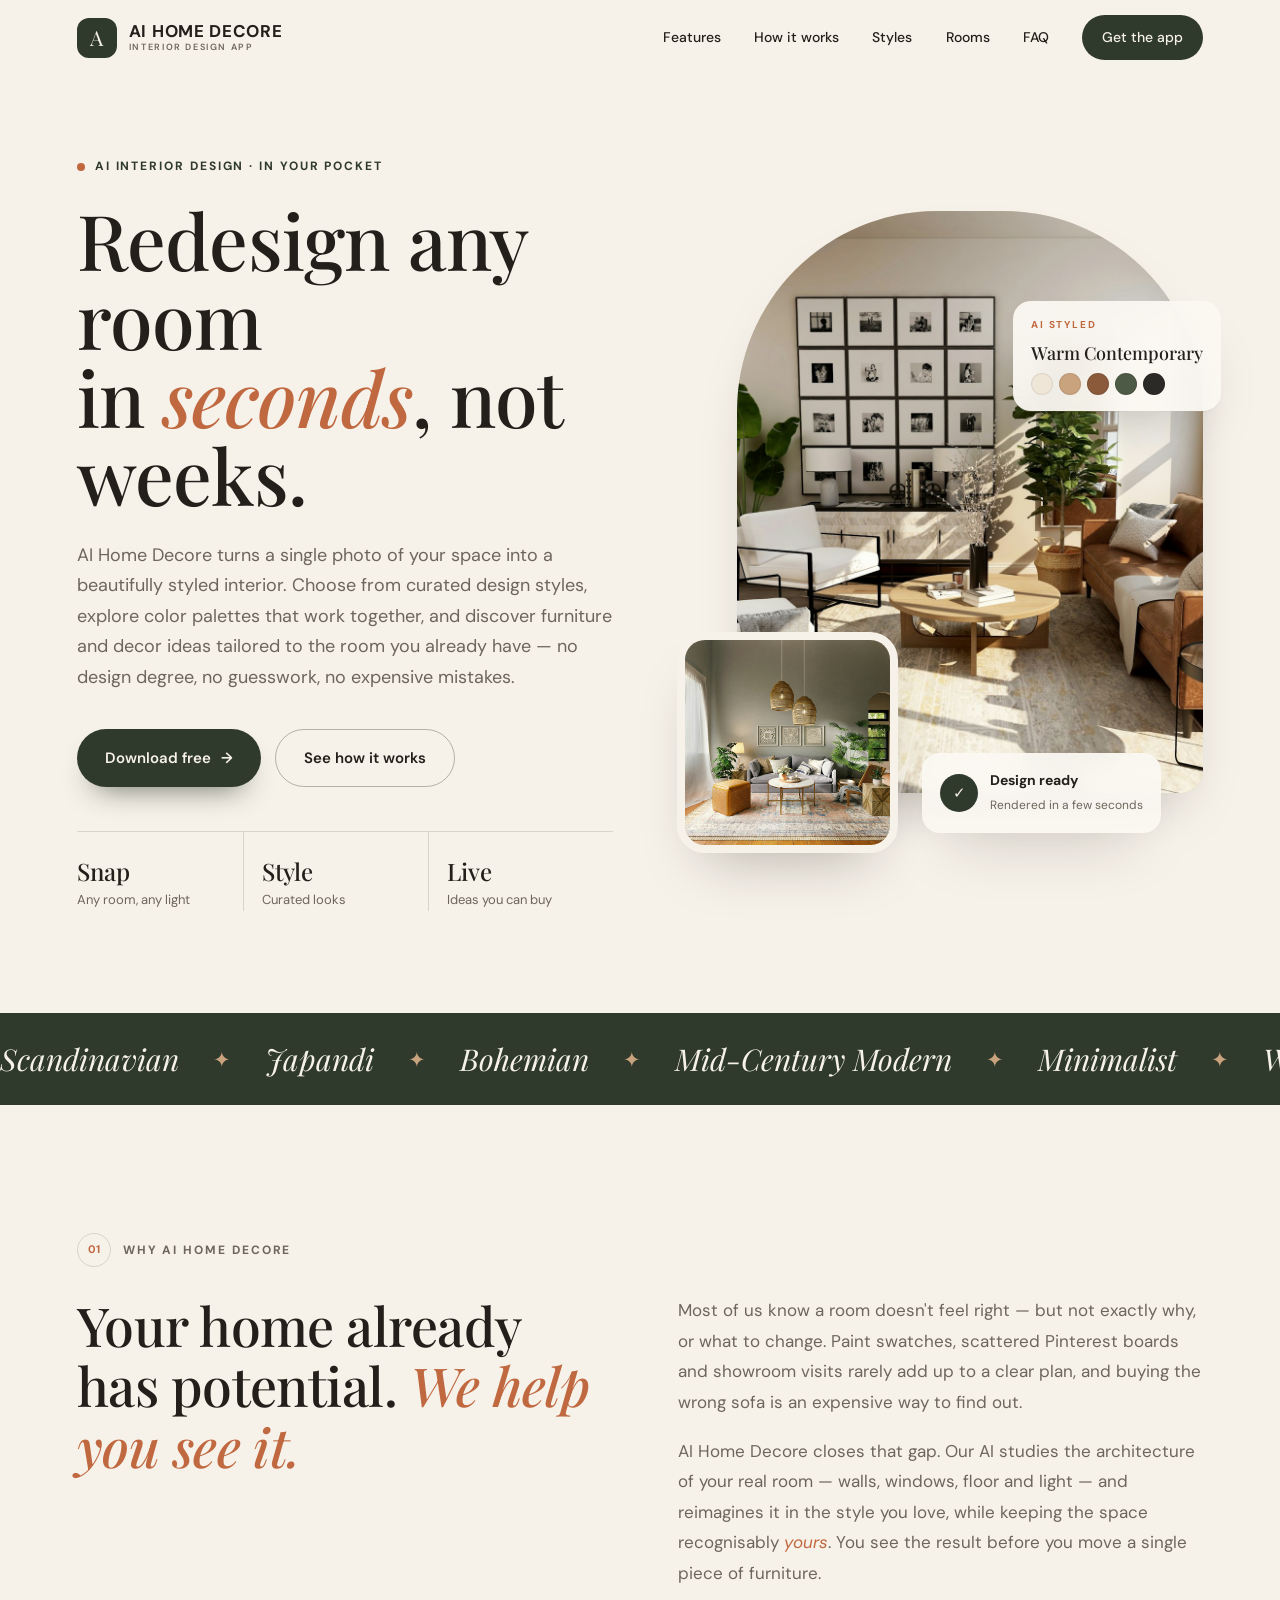
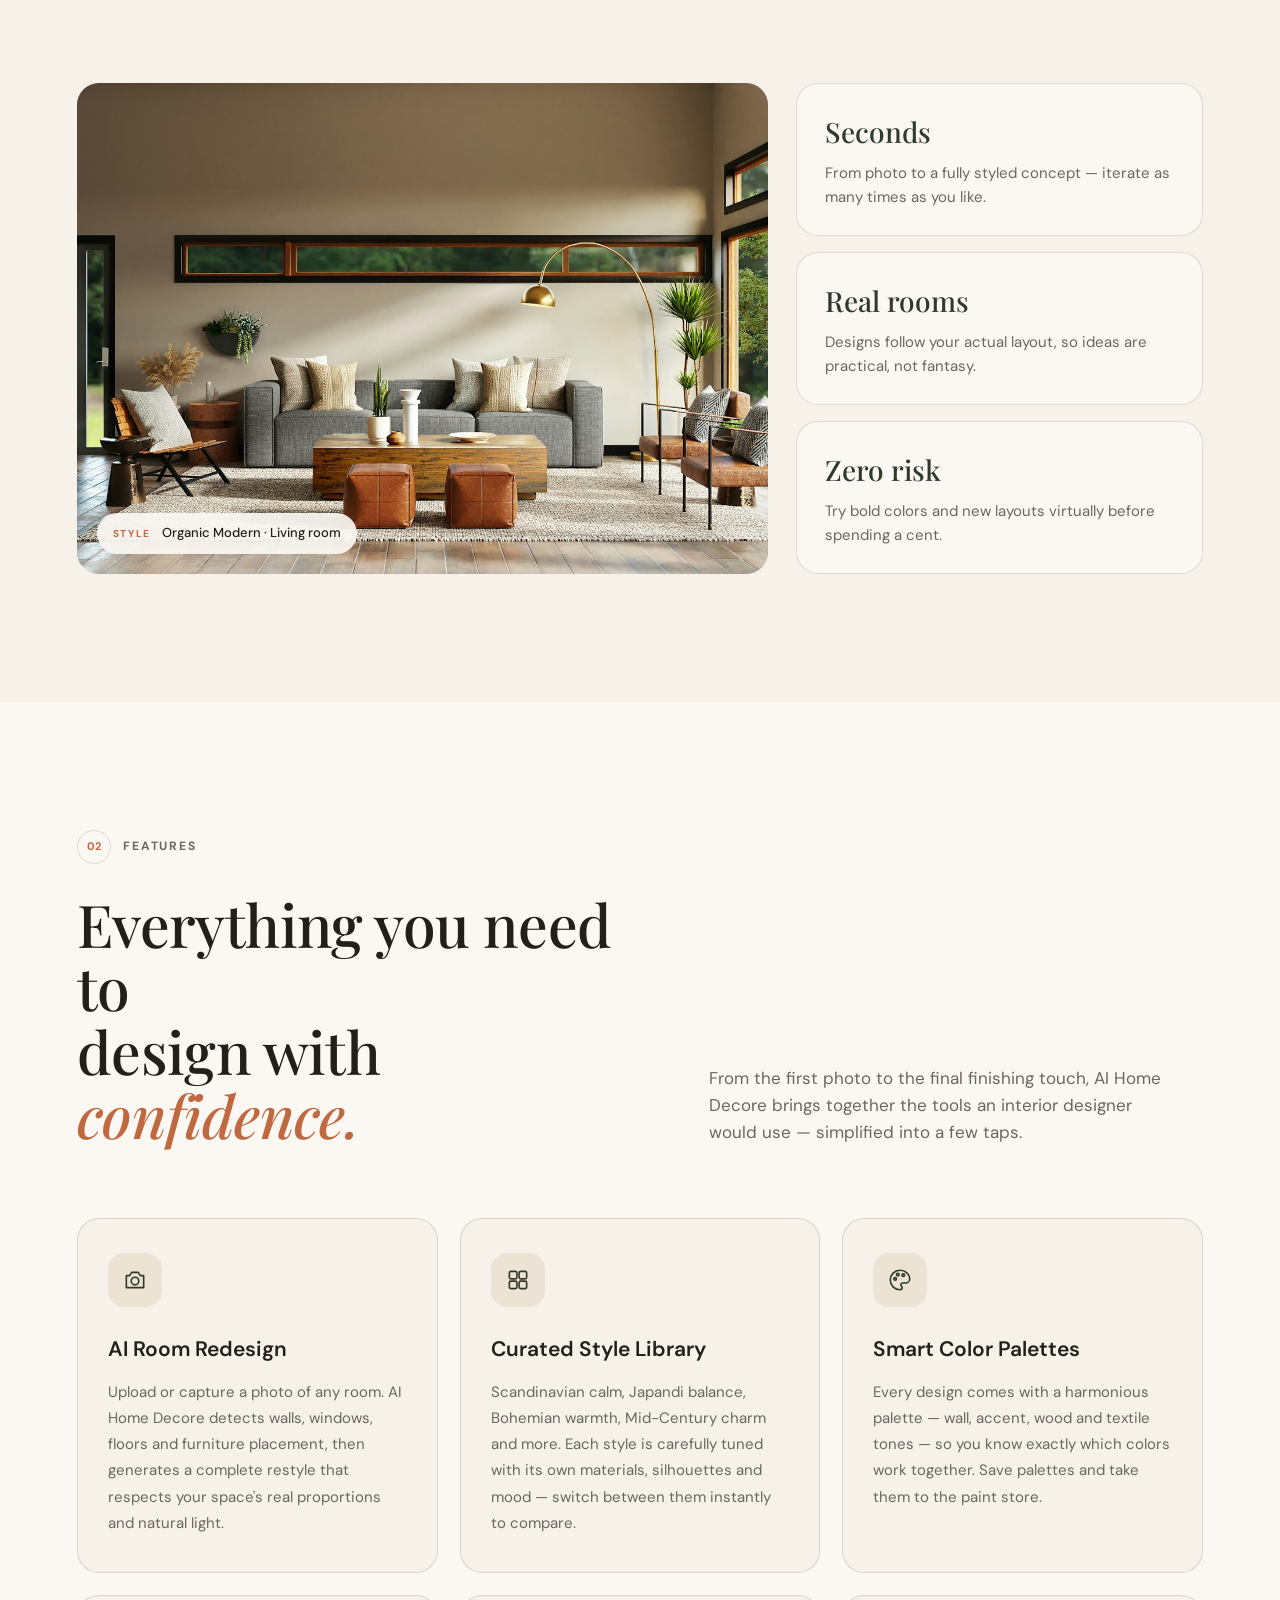
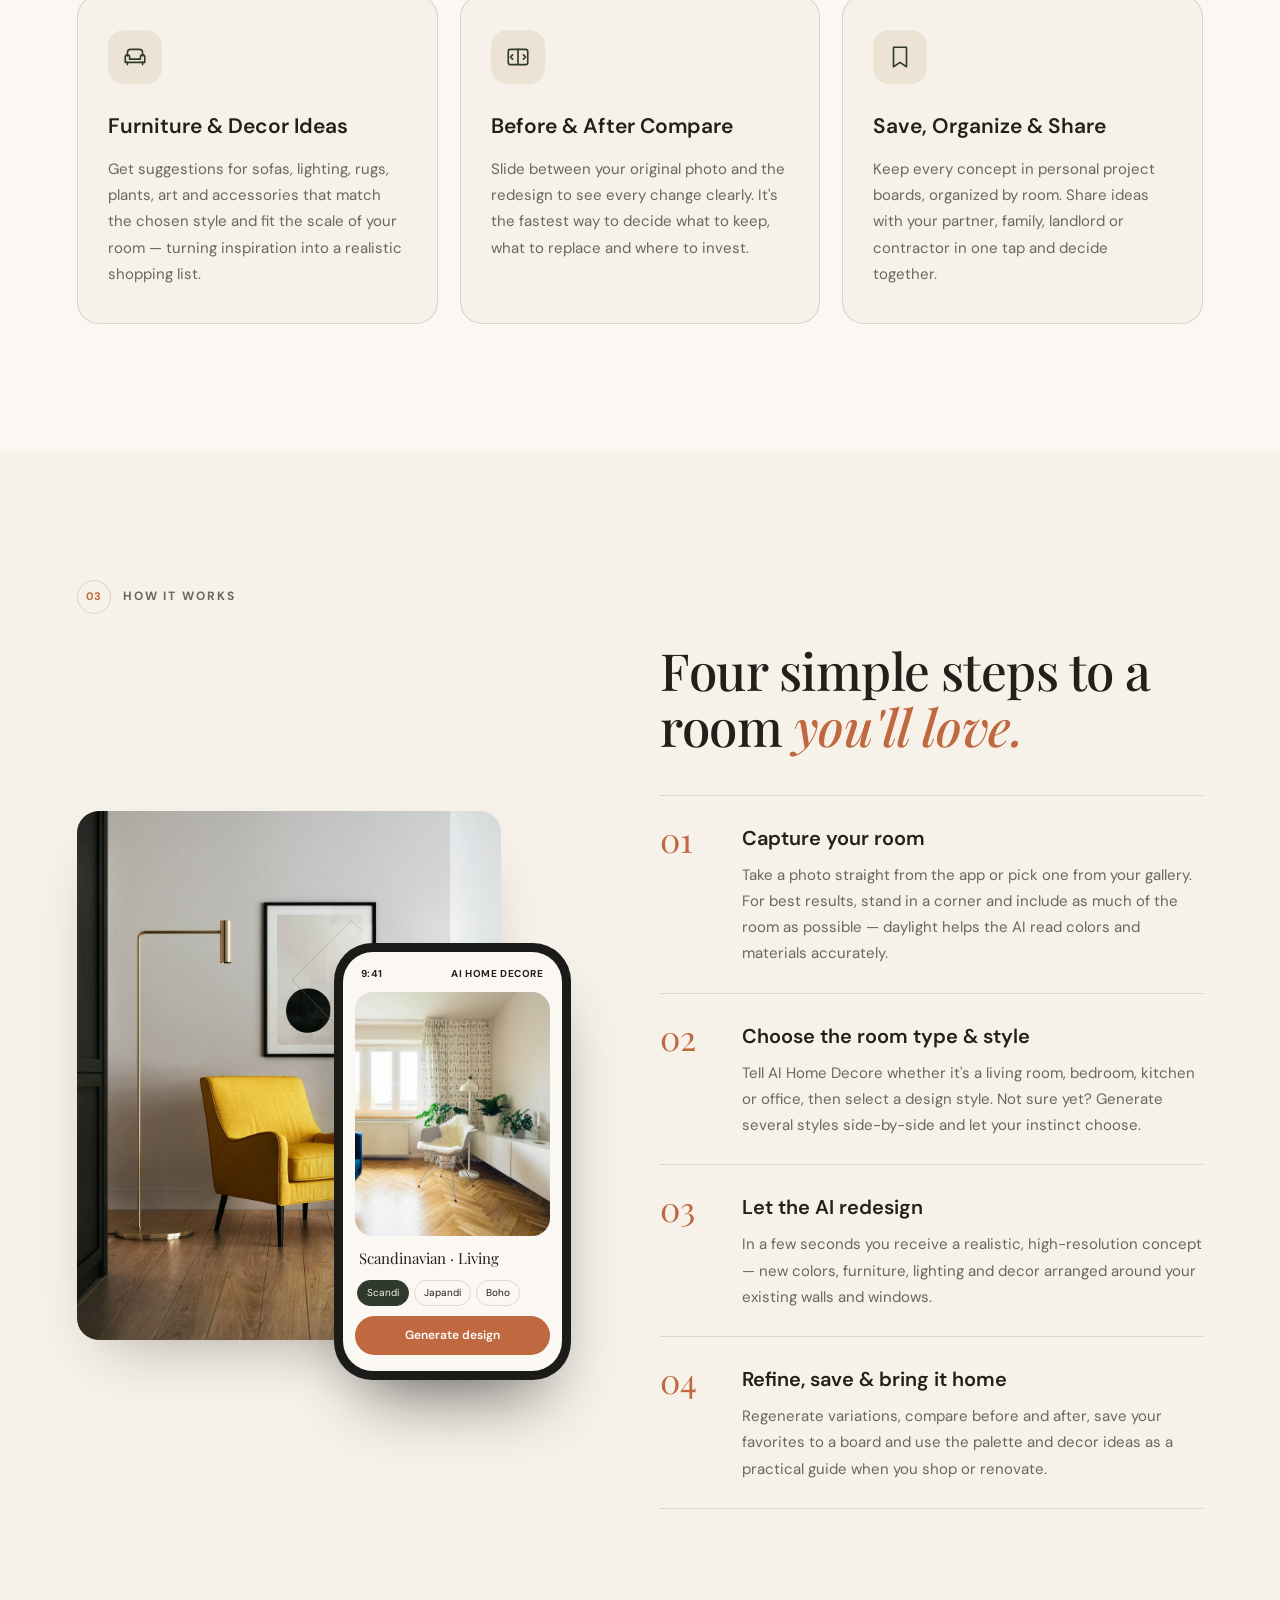
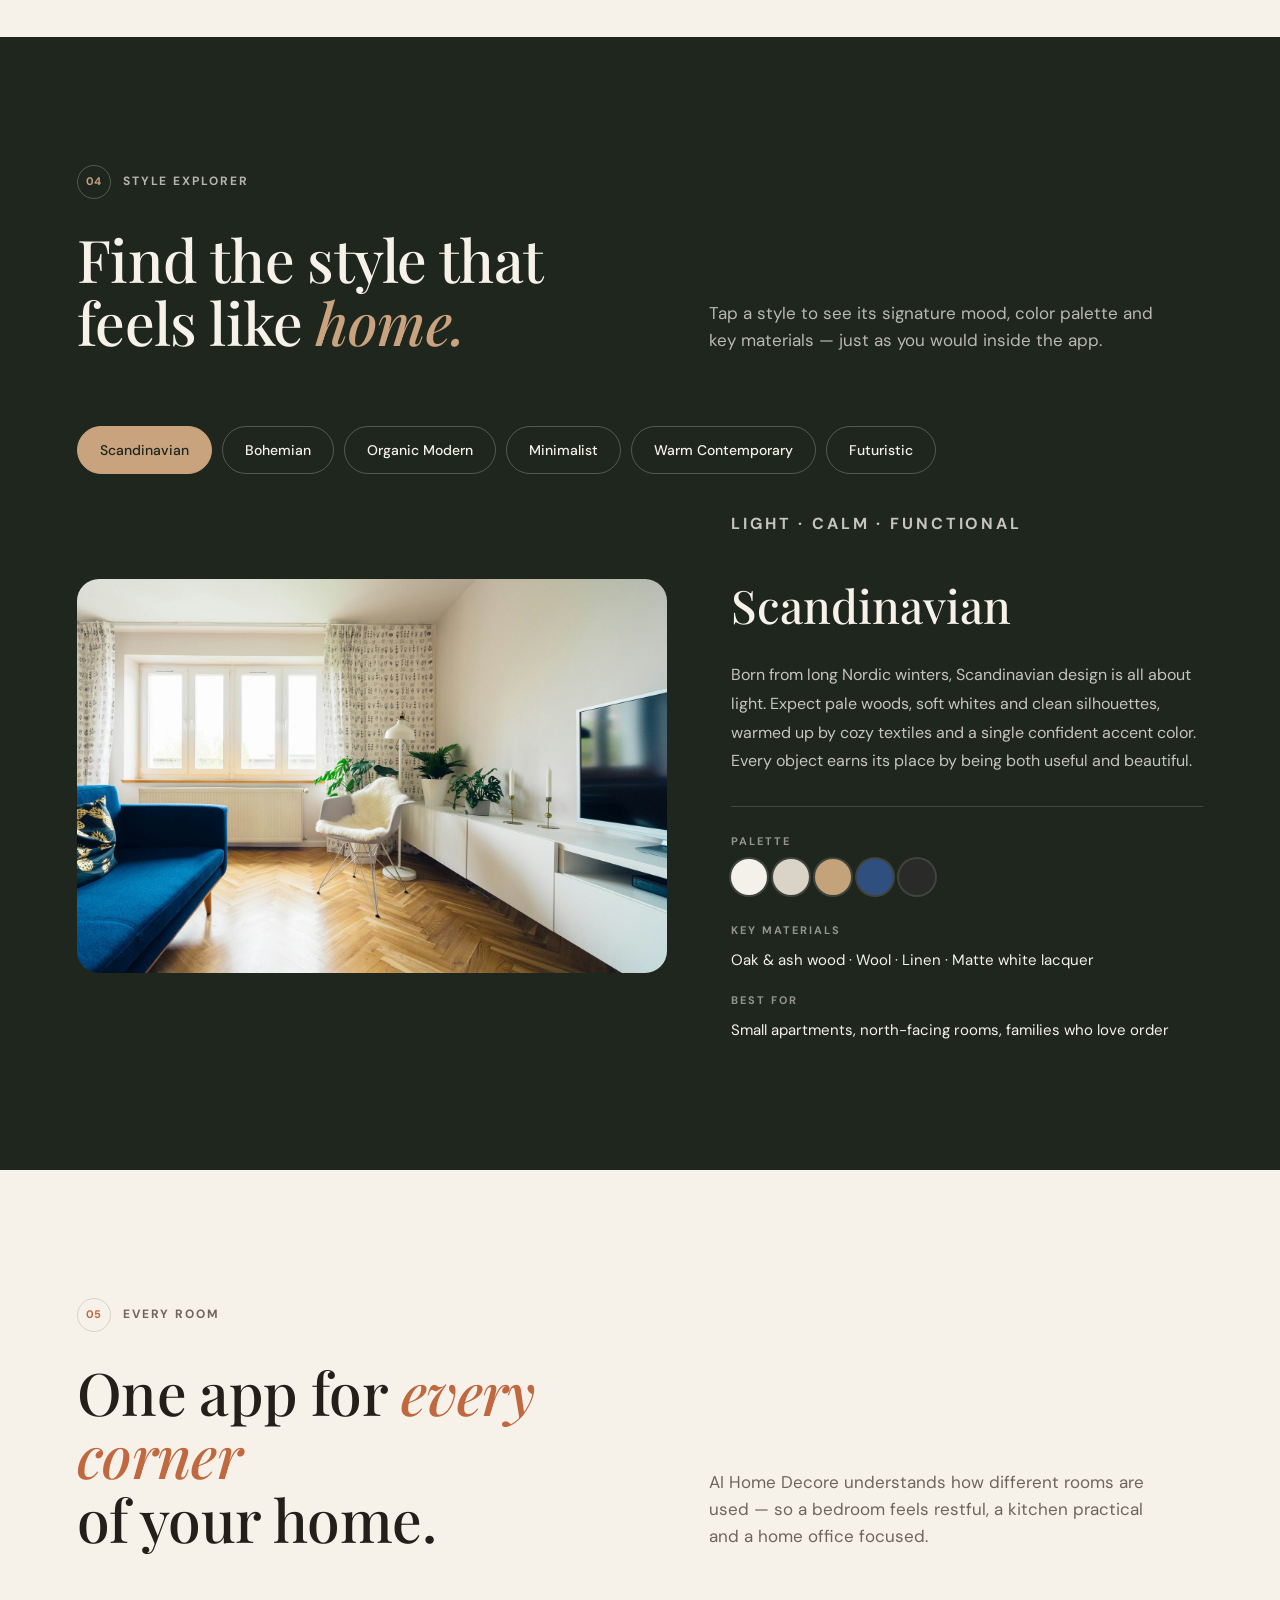
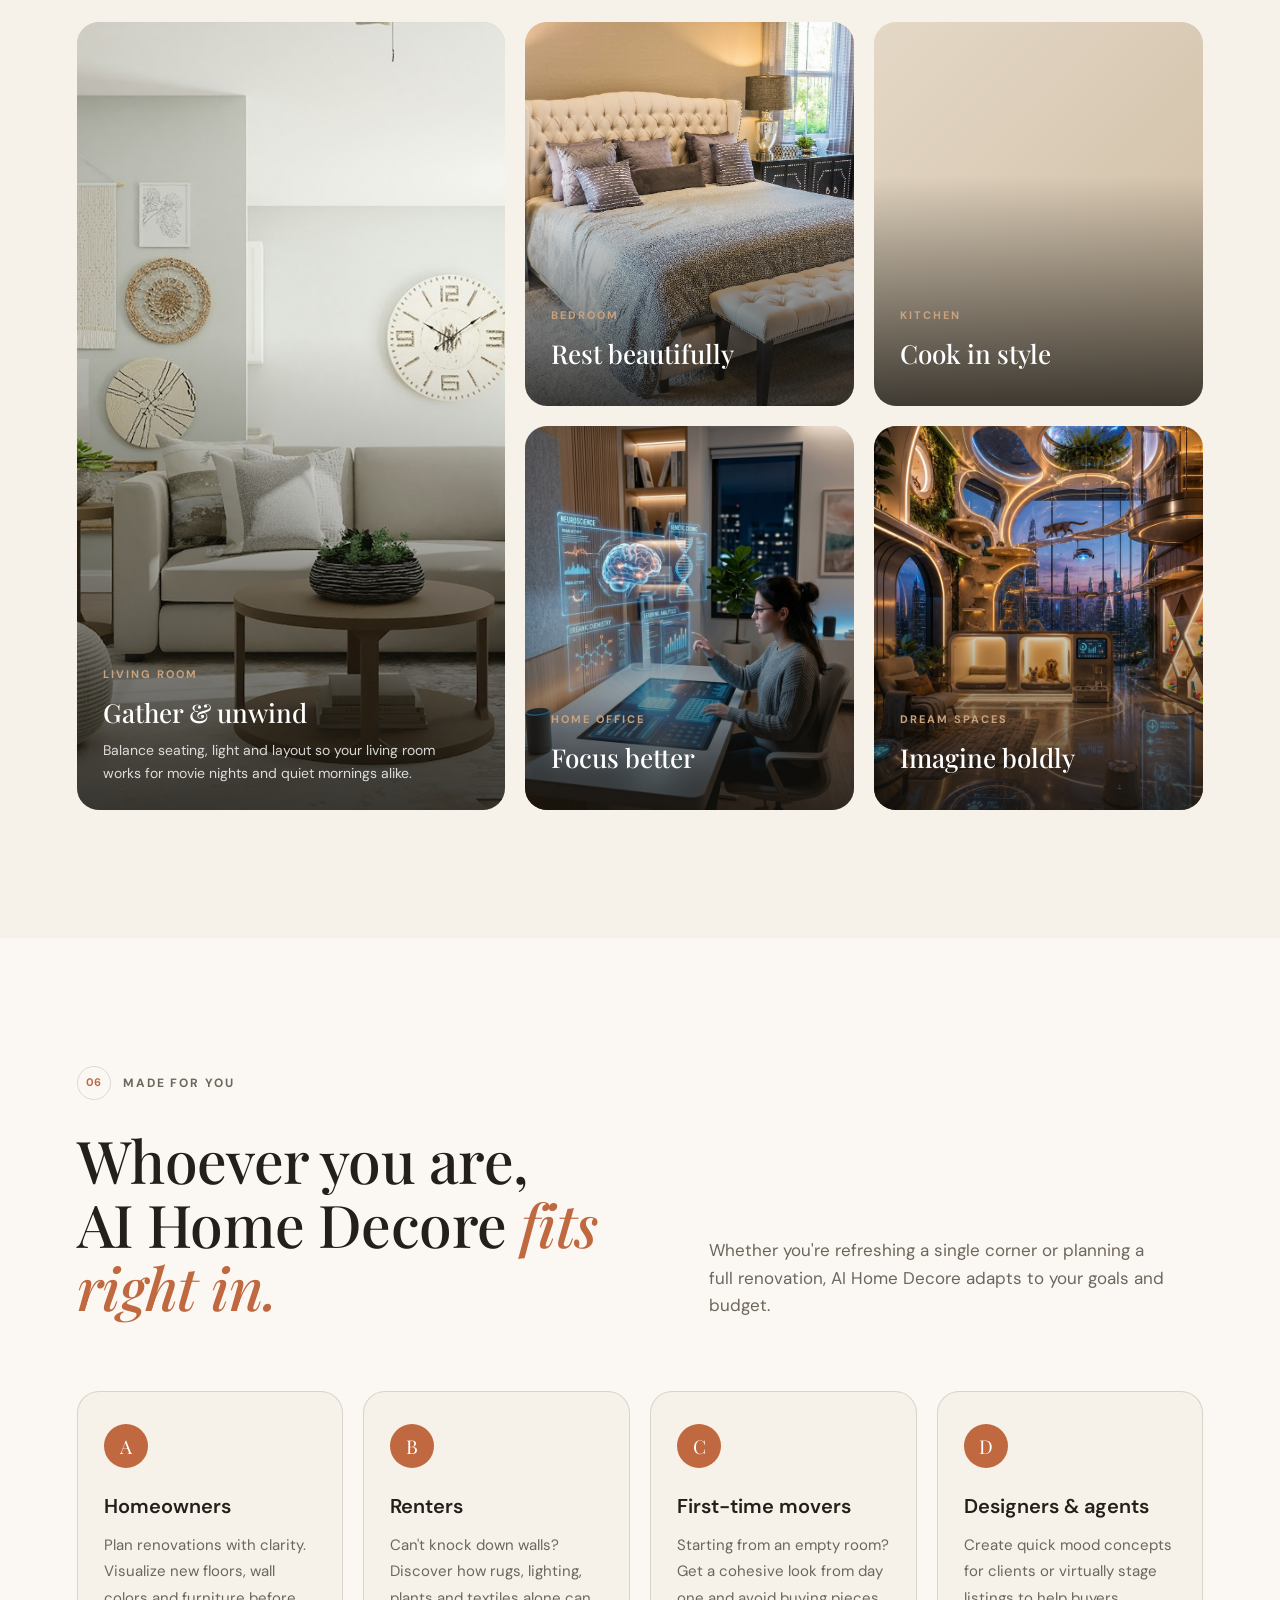
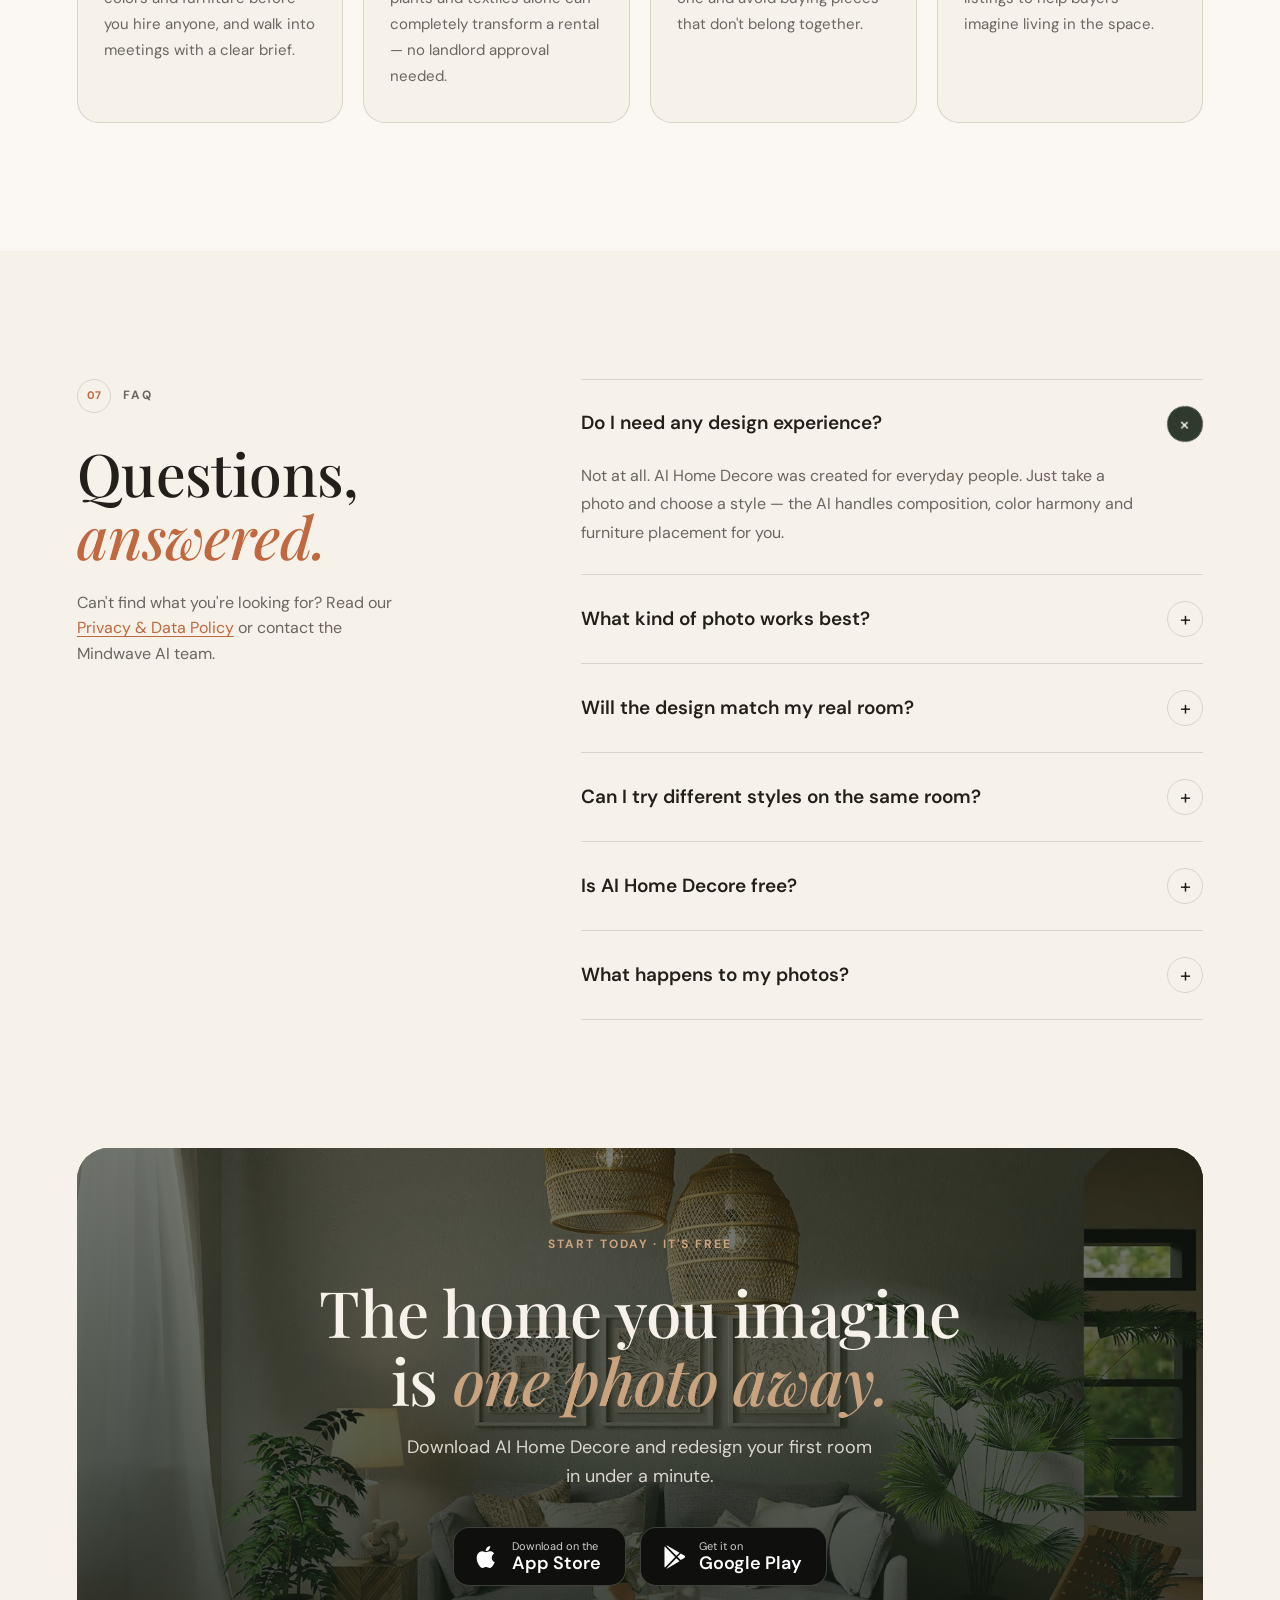
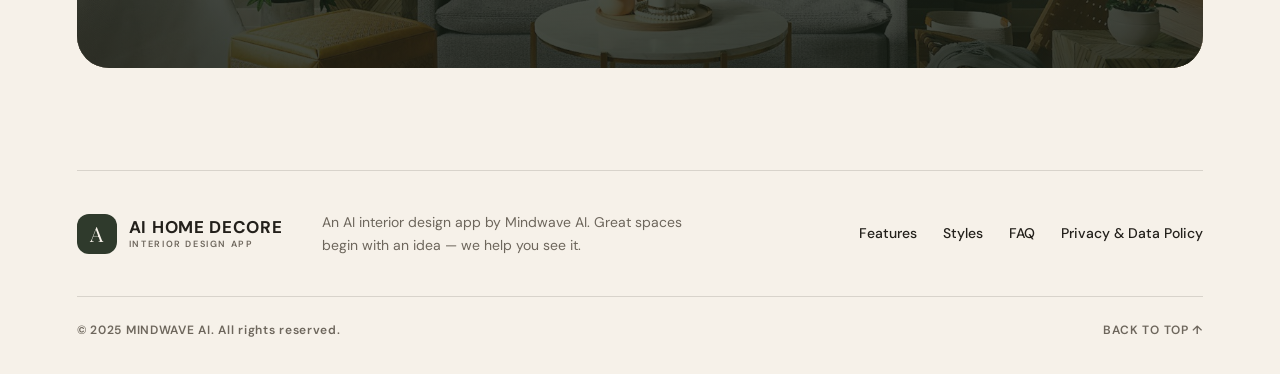
<file: index.html>
<!doctype html>
<html lang="en">
  <head>
    <meta charset="utf-8">
    <meta name="viewport" content="width=device-width, initial-scale=1">
    <meta name="theme-color" content="#f6f1e9">
    <meta name="description" content="AI Home Decore is an AI interior design app. Snap a photo of any room, pick a style, and get a beautifully redesigned space with matching colors, furniture ideas, and decor tips in seconds.">
    <meta property="og:title" content="AI Home Decore — AI Interior Design App">
    <meta property="og:description" content="Redesign any room in seconds. Snap, style, and live in the home you imagine.">
    <meta property="og:image" content="assest/decor/living-sunlit.jpg">
    <title>Home Decor — AI Interior Design App</title>
    <link rel="preconnect" href="https://fonts.googleapis.com">
    <link rel="preconnect" href="https://fonts.gstatic.com" crossorigin>
    <link href="https://fonts.googleapis.com/css2?family=DM+Sans:ital,wght@0,400;0,500;0,600;0,700;1,400&family=Playfair+Display:ital,wght@0,500;0,600;1,500&display=swap" rel="stylesheet">
    <link rel="preload" as="image" href="assest/decor/living-sunlit.jpg">
    <link rel="stylesheet" href="home.css">
    <script src="script.js" defer></script>
  </head>
  <body>
    <header class="site-header" id="top">
      <a class="brand" href="#home" aria-label="AI Home Decore home">
        <span class="brand-mark" aria-hidden="true">A</span>
        <span class="brand-text">AI HOME DECORE<span class="brand-dot">.</span><small>INTERIOR DESIGN APP</small></span>
      </a>
      <button class="menu-toggle" type="button" aria-label="Open menu" aria-expanded="false" aria-controls="main-nav">
        <span></span><span></span>
      </button>
      <nav class="main-nav" id="main-nav" aria-label="Main navigation">
        <a href="#features">Features</a>
        <a href="#how-it-works">How it works</a>
        <a href="#styles">Styles</a>
        <a href="#rooms">Rooms</a>
        <a href="#faq">FAQ</a>
        <a class="nav-cta" href="#download">Get the app</a>
      </nav>
    </header>

    <main>
      <!-- HERO -->
      <section class="hero" id="home" aria-labelledby="hero-title">
        <div class="hero-copy">
          <p class="eyebrow"><span class="pulse"></span> AI INTERIOR DESIGN · IN YOUR POCKET</p>
          <h1 id="hero-title">Redesign any room<br>in <em>seconds</em>, not weeks.</h1>
          <p class="lead">AI Home Decore turns a single photo of your space into a beautifully styled interior. Choose from curated design styles, explore color palettes that work together, and discover furniture and decor ideas tailored to the room you already have — no design degree, no guesswork, no expensive mistakes.</p>
          <div class="hero-actions">
            <a class="btn btn-primary" href="#download">Download free <span aria-hidden="true">→</span></a>
            <a class="btn btn-ghost" href="#how-it-works">See how it works</a>
          </div>
          <ul class="hero-points">
            <li><strong>Snap</strong><span>Any room, any light</span></li>
            <li><strong>Style</strong><span>Curated looks</span></li>
            <li><strong>Live</strong><span>Ideas you can buy</span></li>
          </ul>
        </div>

        <div class="hero-visual">
          <figure class="frame hero-main ratio-4-5">
            <img src="assest/decor/living-sunlit.jpg" width="1600" height="1200" alt="Bright living room with leather sofa, white lounge chairs, gallery wall and indoor plants" fetchpriority="high">
          </figure>
          <figure class="frame hero-side ratio-1-1">
            <img src="assest/decor/living-rattan.jpg" width="1600" height="1600" alt="Sage green living room with rattan pendant lights and woven decor" loading="lazy" decoding="async">
          </figure>
          <div class="float-card card-style" aria-hidden="true">
            <span class="card-kicker">AI STYLED</span>
            <strong>Warm Contemporary</strong>
            <span class="swatches"><i style="--c:#efe6d8"></i><i style="--c:#c9a27e"></i><i style="--c:#8a5a3b"></i><i style="--c:#4d5a45"></i><i style="--c:#2b2a27"></i></span>
          </div>
          <div class="float-card card-time" aria-hidden="true">
            <span class="ring"><span>✓</span></span>
            <span><strong>Design ready</strong><small>Rendered in a few seconds</small></span>
          </div>
        </div>
      </section>

      <!-- STYLE MARQUEE -->
      <div class="marquee" aria-hidden="true">
        <div class="marquee-track">
          <span>Scandinavian</span><i>✦</i><span>Japandi</span><i>✦</i><span>Bohemian</span><i>✦</i><span>Mid-Century Modern</span><i>✦</i><span>Minimalist</span><i>✦</i><span>Warm Contemporary</span><i>✦</i><span>Coastal</span><i>✦</i><span>Industrial</span><i>✦</i><span>Futuristic</span><i>✦</i>
          <span>Scandinavian</span><i>✦</i><span>Japandi</span><i>✦</i><span>Bohemian</span><i>✦</i><span>Mid-Century Modern</span><i>✦</i><span>Minimalist</span><i>✦</i><span>Warm Contemporary</span><i>✦</i><span>Coastal</span><i>✦</i><span>Industrial</span><i>✦</i><span>Futuristic</span><i>✦</i>
        </div>
      </div>

      <!-- INTRO -->
      <section class="intro section" aria-labelledby="intro-title">
        <div class="section-tag"><span>01</span> Why AI Home Decore</div>
        <div class="intro-grid">
          <h2 id="intro-title">Your home already has potential. <em>We help you see it.</em></h2>
          <div class="intro-text">
            <p>Most of us know a room doesn't feel right — but not exactly why, or what to change. Paint swatches, scattered Pinterest boards and showroom visits rarely add up to a clear plan, and buying the wrong sofa is an expensive way to find out.</p>
            <p>AI Home Decore closes that gap. Our AI studies the architecture of your real room — walls, windows, floor and light — and reimagines it in the style you love, while keeping the space recognisably <em>yours</em>. You see the result before you move a single piece of furniture.</p>
          </div>
        </div>
        <div class="intro-showcase">
          <figure class="frame ratio-16-9 intro-wide">
            <img src="assest/decor/living-wide.jpg" width="1600" height="844" alt="Spacious living room with grey sofa, leather ottomans, wooden coffee table and floor-to-ceiling windows" loading="lazy" decoding="async">
            <figcaption><span>STYLE</span> Organic Modern · Living room</figcaption>
          </figure>
          <div class="intro-stats">
            <div><strong>Seconds</strong><span>From photo to a fully styled concept — iterate as many times as you like.</span></div>
            <div><strong>Real rooms</strong><span>Designs follow your actual layout, so ideas are practical, not fantasy.</span></div>
            <div><strong>Zero risk</strong><span>Try bold colors and new layouts virtually before spending a cent.</span></div>
          </div>
        </div>
      </section>

      <!-- FEATURES -->
      <section class="features section section-soft" id="features" aria-labelledby="features-title">
        <div class="section-tag"><span>02</span> Features</div>
        <div class="section-head">
          <h2 id="features-title">Everything you need to<br>design with <em>confidence.</em></h2>
          <p>From the first photo to the final finishing touch, AI Home Decore brings together the tools an interior designer would use — simplified into a few taps.</p>
        </div>
        <div class="feature-grid">
          <article class="feature-card">
            <span class="feature-icon" aria-hidden="true">
              <svg viewBox="0 0 24 24"><path d="M4 8h3l2-3h6l2 3h3v11H4z"/><circle cx="12" cy="13" r="3.5"/></svg>
            </span>
            <h3>AI Room Redesign</h3>
            <p>Upload or capture a photo of any room. AI Home Decore detects walls, windows, floors and furniture placement, then generates a complete restyle that respects your space's real proportions and natural light.</p>
          </article>
          <article class="feature-card">
            <span class="feature-icon" aria-hidden="true">
              <svg viewBox="0 0 24 24"><rect x="4" y="4" width="7" height="7" rx="1.5"/><rect x="13" y="4" width="7" height="7" rx="1.5"/><rect x="4" y="13" width="7" height="7" rx="1.5"/><rect x="13" y="13" width="7" height="7" rx="1.5"/></svg>
            </span>
            <h3>Curated Style Library</h3>
            <p>Scandinavian calm, Japandi balance, Bohemian warmth, Mid-Century charm and more. Each style is carefully tuned with its own materials, silhouettes and mood — switch between them instantly to compare.</p>
          </article>
          <article class="feature-card">
            <span class="feature-icon" aria-hidden="true">
              <svg viewBox="0 0 24 24"><path d="M12 3a9 9 0 1 0 0 18c1.2 0 2-.8 2-1.8 0-1.4-1.2-1.6-1.2-2.8 0-1 .8-1.6 1.8-1.6H17a4 4 0 0 0 4-4C21 6.6 17 3 12 3z"/><circle cx="7.5" cy="11" r="1.2"/><circle cx="10" cy="7" r="1.2"/><circle cx="15" cy="7.5" r="1.2"/></svg>
            </span>
            <h3>Smart Color Palettes</h3>
            <p>Every design comes with a harmonious palette — wall, accent, wood and textile tones — so you know exactly which colors work together. Save palettes and take them to the paint store.</p>
          </article>
          <article class="feature-card">
            <span class="feature-icon" aria-hidden="true">
              <svg viewBox="0 0 24 24"><path d="M5 11V8a3 3 0 0 1 3-3h8a3 3 0 0 1 3 3v3"/><path d="M3 12a2 2 0 0 1 4 0v2h10v-2a2 2 0 0 1 4 0v5H3z"/><path d="M5 17v2M19 17v2"/></svg>
            </span>
            <h3>Furniture &amp; Decor Ideas</h3>
            <p>Get suggestions for sofas, lighting, rugs, plants, art and accessories that match the chosen style and fit the scale of your room — turning inspiration into a realistic shopping list.</p>
          </article>
          <article class="feature-card">
            <span class="feature-icon" aria-hidden="true">
              <svg viewBox="0 0 24 24"><rect x="3" y="5" width="18" height="14" rx="2"/><path d="M12 5v14"/><path d="M7 10l-2 2 2 2M17 10l2 2-2 2"/></svg>
            </span>
            <h3>Before &amp; After Compare</h3>
            <p>Slide between your original photo and the redesign to see every change clearly. It's the fastest way to decide what to keep, what to replace and where to invest.</p>
          </article>
          <article class="feature-card">
            <span class="feature-icon" aria-hidden="true">
              <svg viewBox="0 0 24 24"><path d="M6 3h12v18l-6-4-6 4z"/></svg>
            </span>
            <h3>Save, Organize &amp; Share</h3>
            <p>Keep every concept in personal project boards, organized by room. Share ideas with your partner, family, landlord or contractor in one tap and decide together.</p>
          </article>
        </div>
      </section>

      <!-- HOW IT WORKS -->
      <section class="how section" id="how-it-works" aria-labelledby="how-title">
        <div class="section-tag"><span>03</span> How it works</div>
        <div class="how-grid">
          <div class="how-visual">
            <figure class="frame ratio-4-5">
              <img src="assest/decor/accent-chair.jpg" width="1600" height="1412" alt="Minimal living room corner with yellow accent chair, brass floor lamp and framed art" loading="lazy" decoding="async">
            </figure>
            <div class="phone" aria-hidden="true">
              <div class="phone-screen">
                <div class="phone-bar"><span>9:41</span><span>AI HOME DECORE</span></div>
                <div class="phone-img"><img src="assest/decor/living-scandi.jpg" width="1600" height="1068" alt="" loading="lazy" decoding="async"></div>
                <p class="phone-label">Scandinavian · Living</p>
                <div class="phone-chips"><span class="on">Scandi</span><span>Japandi</span><span>Boho</span></div>
                <span class="phone-btn">Generate design</span>
              </div>
            </div>
          </div>
          <div class="how-steps">
            <h2 id="how-title">Four simple steps to a room <em>you'll love.</em></h2>
            <ol class="steps">
              <li>
                <span class="step-num">01</span>
                <div>
                  <h3>Capture your room</h3>
                  <p>Take a photo straight from the app or pick one from your gallery. For best results, stand in a corner and include as much of the room as possible — daylight helps the AI read colors and materials accurately.</p>
                </div>
              </li>
              <li>
                <span class="step-num">02</span>
                <div>
                  <h3>Choose the room type &amp; style</h3>
                  <p>Tell AI Home Decore whether it's a living room, bedroom, kitchen or office, then select a design style. Not sure yet? Generate several styles side-by-side and let your instinct choose.</p>
                </div>
              </li>
              <li>
                <span class="step-num">03</span>
                <div>
                  <h3>Let the AI redesign</h3>
                  <p>In a few seconds you receive a realistic, high-resolution concept — new colors, furniture, lighting and decor arranged around your existing walls and windows.</p>
                </div>
              </li>
              <li>
                <span class="step-num">04</span>
                <div>
                  <h3>Refine, save &amp; bring it home</h3>
                  <p>Regenerate variations, compare before and after, save your favorites to a board and use the palette and decor ideas as a practical guide when you shop or renovate.</p>
                </div>
              </li>
            </ol>
          </div>
        </div>
      </section>

      <!-- STYLE EXPLORER -->
      <section class="styles section section-dark" id="styles" aria-labelledby="styles-title">
        <div class="section-tag tag-light"><span>04</span> Style explorer</div>
        <div class="section-head head-light">
          <h2 id="styles-title">Find the style that<br>feels like <em>home.</em></h2>
          <p>Tap a style to see its signature mood, color palette and key materials — just as you would inside the app.</p>
        </div>
        <div class="style-explorer">
          <div class="style-tabs" role="tablist" aria-label="Design styles">
            <button type="button" role="tab" class="style-tab is-active" aria-selected="true" data-style="scandi">Scandinavian</button>
            <button type="button" role="tab" class="style-tab" aria-selected="false" data-style="boho">Bohemian</button>
            <button type="button" role="tab" class="style-tab" aria-selected="false" data-style="organic">Organic Modern</button>
            <button type="button" role="tab" class="style-tab" aria-selected="false" data-style="minimal">Minimalist</button>
            <button type="button" role="tab" class="style-tab" aria-selected="false" data-style="warm">Warm Contemporary</button>
            <button type="button" role="tab" class="style-tab" aria-selected="false" data-style="future">Futuristic</button>
          </div>
          <div class="style-panel" role="tabpanel" aria-live="polite">
            <figure class="frame ratio-3-2 style-image">
              <img id="style-image" src="assest/decor/living-scandi.jpg" width="1600" height="1068" alt="Scandinavian living room with blue sofa, white storage and herringbone wood floor" loading="lazy" decoding="async">
            </figure>
            <div class="style-info">
              <p class="style-kicker" id="style-kicker">LIGHT · CALM · FUNCTIONAL</p>
              <h3 id="style-name">Scandinavian</h3>
              <p id="style-desc">Born from long Nordic winters, Scandinavian design is all about light. Expect pale woods, soft whites and clean silhouettes, warmed up by cozy textiles and a single confident accent color. Every object earns its place by being both useful and beautiful.</p>
              <div class="style-meta">
                <div>
                  <span class="meta-label">PALETTE</span>
                  <span class="swatches big" id="style-palette"><i style="--c:#f4f1ea"></i><i style="--c:#d9d4c7"></i><i style="--c:#c4a27a"></i><i style="--c:#2f4f7f"></i><i style="--c:#2a2a28"></i></span>
                </div>
                <div>
                  <span class="meta-label">KEY MATERIALS</span>
                  <p id="style-materials">Oak &amp; ash wood · Wool · Linen · Matte white lacquer</p>
                </div>
                <div>
                  <span class="meta-label">BEST FOR</span>
                  <p id="style-best">Small apartments, north-facing rooms, families who love order</p>
                </div>
              </div>
            </div>
          </div>
        </div>
      </section>

      <!-- ROOMS -->
      <section class="rooms section" id="rooms" aria-labelledby="rooms-title">
        <div class="section-tag"><span>05</span> Every room</div>
        <div class="section-head">
          <h2 id="rooms-title">One app for <em>every corner</em><br>of your home.</h2>
          <p>AI Home Decore understands how different rooms are used — so a bedroom feels restful, a kitchen practical and a home office focused.</p>
        </div>
        <div class="rooms-grid">
          <article class="room-card room-tall">
            <figure class="frame ratio-fill"><img src="assest/decor/living-boho.jpg" width="1600" height="900" alt="Neutral boho living room with sectional sofa, round coffee table and gallery wall" loading="lazy" decoding="async"></figure>
            <div class="room-copy"><span>LIVING ROOM</span><h3>Gather &amp; unwind</h3><p>Balance seating, light and layout so your living room works for movie nights and quiet mornings alike.</p></div>
          </article>
          <article class="room-card">
            <figure class="frame ratio-fill"><img src="assest/decor/bedroom.jpg" width="1600" height="1067" alt="Elegant bedroom with tufted headboard, layered pillows and bench" loading="lazy" decoding="async"></figure>
            <div class="room-copy"><span>BEDROOM</span><h3>Rest beautifully</h3><p>Soft palettes, layered textiles and calm lighting for better sleep.</p></div>
          </article>
          <article class="room-card">
            <figure class="frame ratio-fill"><img src="assest/decor/kitchen.jpg" width="1600" height="1063" alt="Modern white kitchen with black pendant lights and island stools" loading="lazy" decoding="async"></figure>
            <div class="room-copy"><span>KITCHEN</span><h3>Cook in style</h3><p>Cabinet colors, lighting and finishes that look great and stay practical.</p></div>
          </article>
          <article class="room-card">
            <figure class="frame ratio-fill"><img src="assest/image.png" width="736" height="1318" alt="Home office with an interactive desk, wood shelving and city views at night" loading="lazy" decoding="async" style="object-position: 50% 40%"></figure>
            <div class="room-copy"><span>HOME OFFICE</span><h3>Focus better</h3><p>Ergonomic layouts and a calm backdrop that keep you productive.</p></div>
          </article>
          <article class="room-card">
            <figure class="frame ratio-fill"><img src="assest/image_1.png" width="736" height="1104" alt="Imaginative futuristic living space with pet zones and city views" loading="lazy" decoding="async"></figure>
            <div class="room-copy"><span>DREAM SPACES</span><h3>Imagine boldly</h3><p>Go beyond the everyday and explore futuristic concepts just for fun.</p></div>
          </article>
        </div>
      </section>

      <!-- AUDIENCE -->
      <section class="audience section section-soft" aria-labelledby="audience-title">
        <div class="section-tag"><span>06</span> Made for you</div>
        <div class="section-head">
          <h2 id="audience-title">Whoever you are,<br>AI Home Decore <em>fits right in.</em></h2>
          <p>Whether you're refreshing a single corner or planning a full renovation, AI Home Decore adapts to your goals and budget.</p>
        </div>
        <div class="audience-grid">
          <article><span class="aud-num">A</span><h3>Homeowners</h3><p>Plan renovations with clarity. Visualize new floors, wall colors and furniture before you hire anyone, and walk into meetings with a clear brief.</p></article>
          <article><span class="aud-num">B</span><h3>Renters</h3><p>Can't knock down walls? Discover how rugs, lighting, plants and textiles alone can completely transform a rental — no landlord approval needed.</p></article>
          <article><span class="aud-num">C</span><h3>First-time movers</h3><p>Starting from an empty room? Get a cohesive look from day one and avoid buying pieces that don't belong together.</p></article>
          <article><span class="aud-num">D</span><h3>Designers &amp; agents</h3><p>Create quick mood concepts for clients or virtually stage listings to help buyers imagine living in the space.</p></article>
        </div>
      </section>

      <!-- FAQ -->
      <section class="faq section" id="faq" aria-labelledby="faq-title">
        <div class="faq-grid">
          <div>
            <div class="section-tag"><span>07</span> FAQ</div>
            <h2 id="faq-title">Questions,<br><em>answered.</em></h2>
            <p class="faq-note">Can't find what you're looking for? Read our <a href="policies.html">Privacy &amp; Data Policy</a> or contact the Mindwave AI team.</p>
          </div>
          <div class="faq-list">
            <details open>
              <summary>Do I need any design experience?</summary>
              <p>Not at all. AI Home Decore was created for everyday people. Just take a photo and choose a style — the AI handles composition, color harmony and furniture placement for you.</p>
            </details>
            <details>
              <summary>What kind of photo works best?</summary>
              <p>A well-lit, horizontal photo taken from a corner of the room at chest height. Try to include the floor, at least two walls and any windows. Avoid heavy blur or very dark images.</p>
            </details>
            <details>
              <summary>Will the design match my real room?</summary>
              <p>AI Home Decore keeps the structure of your room — walls, windows, doors and perspective — and restyles everything within it. Results are visual concepts meant to inspire; always measure before purchasing furniture.</p>
            </details>
            <details>
              <summary>Can I try different styles on the same room?</summary>
              <p>Yes. Generate as many variations as you like, switch styles instantly and compare them side by side to discover what suits you best.</p>
            </details>
            <details>
              <summary>Is AI Home Decore free?</summary>
              <p>AI Home Decore is free to download and includes free designs to get started. Optional premium features may be offered inside the app for higher-resolution exports and unlimited generations.</p>
            </details>
            <details>
              <summary>What happens to my photos?</summary>
              <p>Your photos are used to generate your designs and are handled according to our <a href="policies.html">Privacy &amp; Data Policy</a>. You stay in control of what you save and share.</p>
            </details>
          </div>
        </div>
      </section>

      <!-- CTA -->
      <section class="cta" id="download" aria-labelledby="cta-title">
        <img class="cta-bg" src="assest/decor/living-rattan.jpg" width="1600" height="1600" alt="" loading="lazy" decoding="async">
        <div class="cta-shade"></div>
        <div class="cta-inner">
          <p class="eyebrow eyebrow-light">START TODAY · IT'S FREE</p>
          <h2 id="cta-title">The home you imagine<br>is <em>one photo away.</em></h2>
          <p>Download AI Home Decore and redesign your first room in under a minute.</p>
          <div class="store-buttons">
            <a class="store-btn" href="#download" aria-label="Download on the App Store">
              <svg viewBox="0 0 24 24" aria-hidden="true"><path d="M16.4 12.6c0-2.6 2.1-3.8 2.2-3.9-1.2-1.8-3.1-2-3.7-2-1.6-.2-3.1.9-3.9.9-.8 0-2-.9-3.4-.9-1.7 0-3.3 1-4.2 2.6-1.8 3.1-.5 7.7 1.3 10.2.9 1.2 1.9 2.6 3.2 2.6 1.3-.1 1.8-.8 3.3-.8 1.6 0 2 .8 3.4.8 1.4 0 2.3-1.3 3.1-2.5 1-1.4 1.4-2.8 1.4-2.9 0 0-2.7-1-2.7-4.1zM13.9 5c.7-.9 1.2-2 1-3.2-1 0-2.3.7-3 1.6-.7.7-1.2 1.9-1.1 3.1 1.2.1 2.3-.6 3.1-1.5z"/></svg>
              <span><small>Download on the</small>App Store</span>
            </a>
            <a class="store-btn" href="#download" aria-label="Get it on Google Play">
              <svg viewBox="0 0 24 24" aria-hidden="true"><path d="M3.6 2.3c-.3.3-.4.7-.4 1.2v17c0 .5.1.9.4 1.2l9.5-9.7zM14.2 13.1l2.9 2.9-11 6.3c-.4.2-.8.3-1.1.2zM17.1 8 6 1.7c-.4-.2-.7-.3-1-.2l9.2 9.4zM18.3 8.7l3.2 1.8c.9.5.9 1.8 0 2.4l-3.3 1.9-3-3z"/></svg>
              <span><small>Get it on</small>Google Play</span>
            </a>
          </div>
        </div>
      </section>
    </main>

    <footer class="site-footer">
      <div class="footer-top">
        <a class="brand" href="#home" aria-label="AI Home Decore home">
          <span class="brand-mark" aria-hidden="true">A</span>
          <span class="brand-text">AI HOME DECORE<span class="brand-dot">.</span><small>INTERIOR DESIGN APP</small></span>
        </a>
        <p>An AI interior design app by Mindwave AI. Great spaces begin with an idea — we help you see it.</p>
        <nav class="footer-links" aria-label="Footer">
          <a href="#features">Features</a>
          <a href="#styles">Styles</a>
          <a href="#faq">FAQ</a>
          <a href="policies.html">Privacy &amp; Data Policy</a>
        </nav>
      </div>
      <div class="footer-bottom">
        <span>© 2025 MINDWAVE AI. All rights reserved.</span>
        <a href="#home">BACK TO TOP ↑</a>
      </div>
    </footer>
  </body>
</html>
</file>
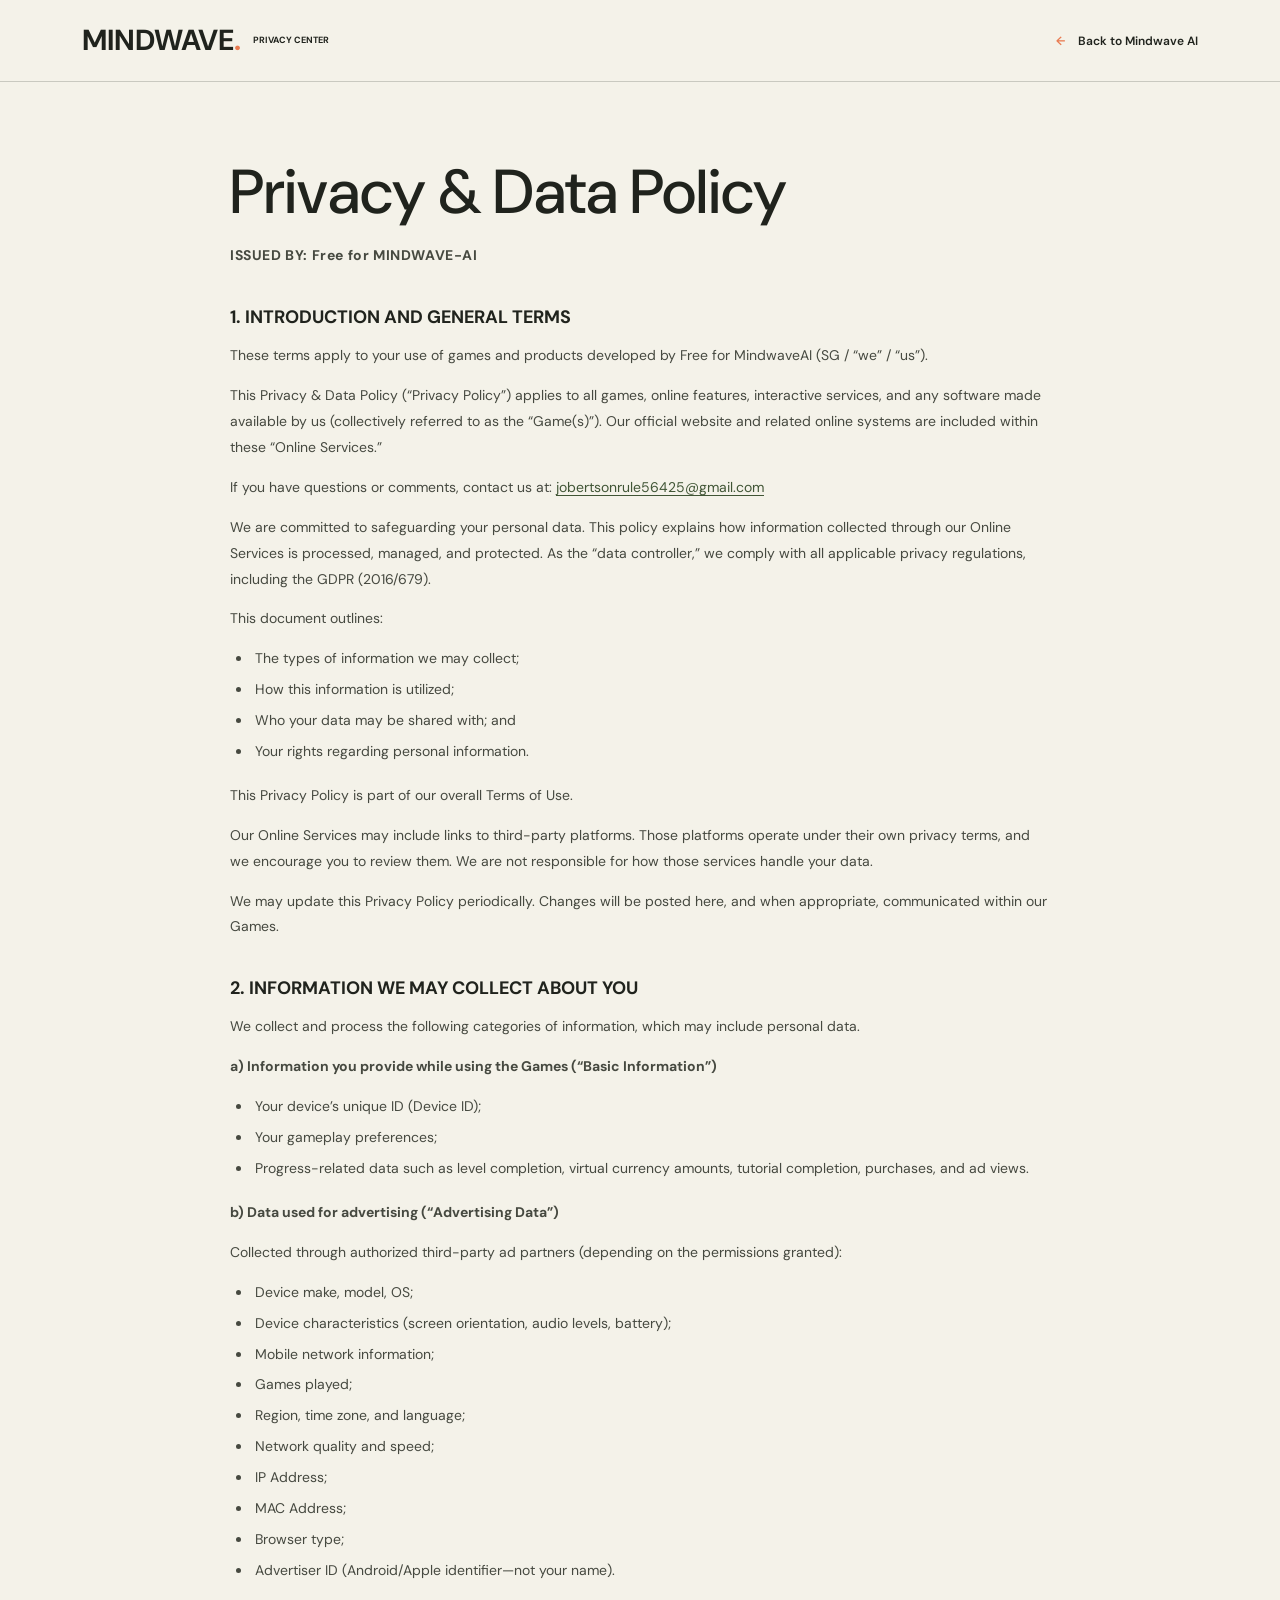
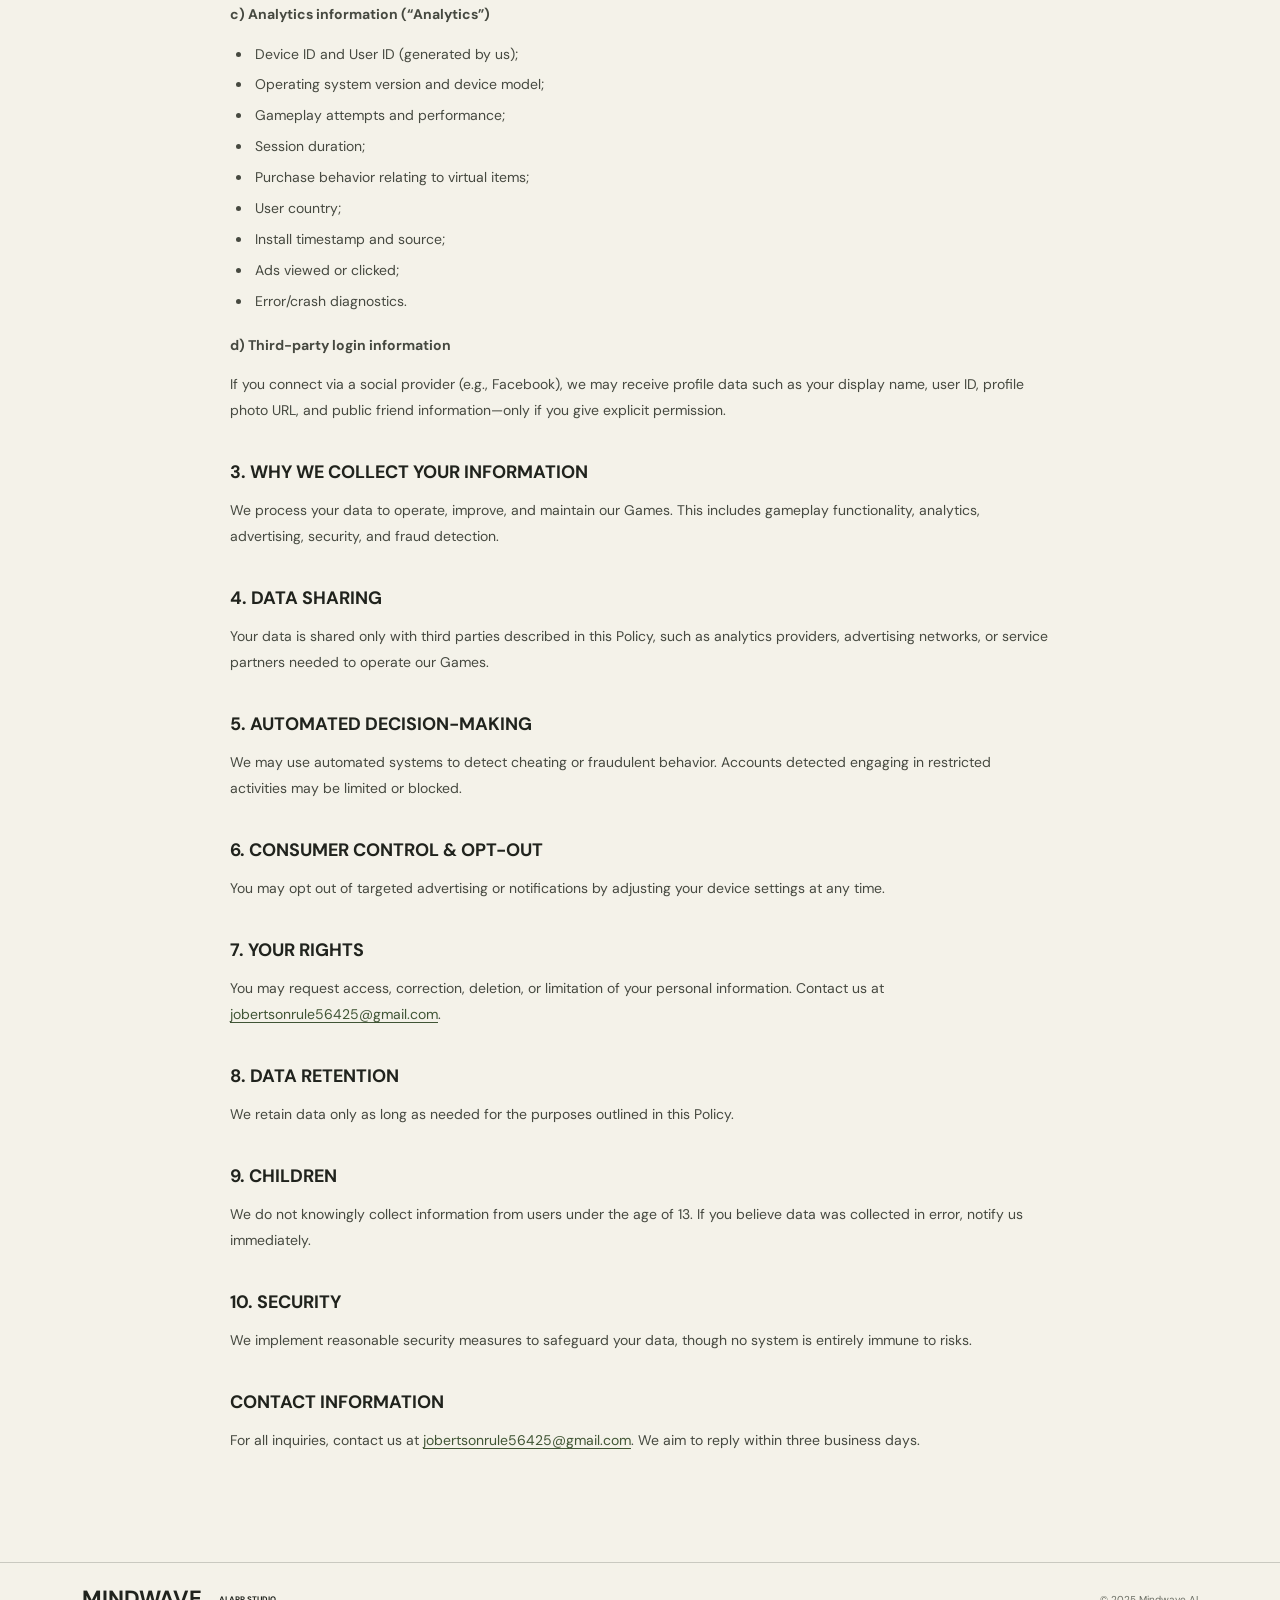
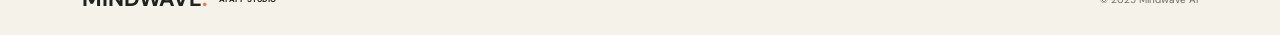
<file: policies.html>
<!doctype html>
<html lang="en">
  <head>
    <meta charset="utf-8">
    <meta name="viewport" content="width=device-width, initial-scale=1">
    <meta name="theme-color" content="#f4f2e9">
    <meta name="description" content="Mindwave AI Privacy & Data Policy explains the information we collect, how it is used, and your privacy rights.">
    <title>Privacy &amp; Data Policy | Mindwave AI</title>
    <link rel="preconnect" href="https://fonts.googleapis.com">
    <link rel="preconnect" href="https://fonts.gstatic.com" crossorigin>
    <link href="https://fonts.googleapis.com/css2?family=DM+Sans:wght@400;500;600;700&family=Playfair+Display:wght@500;600;700&display=swap" rel="stylesheet">
    <link rel="stylesheet" href="styles.css">
  </head>
  <body class="policy-page">
    <header class="site-header policy-header">
      <a class="wordmark policy-brand" href="index.html#home" aria-label="Mindwave AI home">
        <span class="wordmark-name">MINDWAVE<span class="wordmark-dot">.</span></span>
        <span class="wordmark-caption">PRIVACY CENTER</span>
      </a>
      <a class="policy-back" href="index.html"><span aria-hidden="true">←</span> Back to Mindwave AI</a>
    </header>

    <main class="policy-content">
      <article>
        <h1>Privacy &amp; Data Policy</h1>
        <p class="policy-issuer">ISSUED BY: Free for MINDWAVE-AI</p>

        <h2>1. INTRODUCTION AND GENERAL TERMS</h2>
        <p>These terms apply to your use of games and products developed by Free for MindwaveAI (SG / “we” / “us”).</p>
        <p>This Privacy &amp; Data Policy (“Privacy Policy”) applies to all games, online features, interactive services, and any software made available by us (collectively referred to as the “Game(s)”). Our official website and related online systems are included within these “Online Services.”</p>
        <p>If you have questions or comments, contact us at: <a href="mailto:jobertsonrule56425@gmail.com">jobertsonrule56425@gmail.com</a></p>
        <p>We are committed to safeguarding your personal data. This policy explains how information collected through our Online Services is processed, managed, and protected. As the “data controller,” we comply with all applicable privacy regulations, including the GDPR (2016/679).</p>
        <p>This document outlines:</p>
        <ul>
          <li>The types of information we may collect;</li>
          <li>How this information is utilized;</li>
          <li>Who your data may be shared with; and</li>
          <li>Your rights regarding personal information.</li>
        </ul>
        <p>This Privacy Policy is part of our overall Terms of Use.</p>
        <p>Our Online Services may include links to third-party platforms. Those platforms operate under their own privacy terms, and we encourage you to review them. We are not responsible for how those services handle your data.</p>
        <p>We may update this Privacy Policy periodically. Changes will be posted here, and when appropriate, communicated within our Games.</p>

        <h2>2. INFORMATION WE MAY COLLECT ABOUT YOU</h2>
        <p>We collect and process the following categories of information, which may include personal data.</p>
        <p><strong>a) Information you provide while using the Games (“Basic Information”)</strong></p>
        <ul>
          <li>Your device’s unique ID (Device ID);</li>
          <li>Your gameplay preferences;</li>
          <li>Progress-related data such as level completion, virtual currency amounts, tutorial completion, purchases, and ad views.</li>
        </ul>
        <p><strong>b) Data used for advertising (“Advertising Data”)</strong></p>
        <p>Collected through authorized third-party ad partners (depending on the permissions granted):</p>
        <ul>
          <li>Device make, model, OS;</li>
          <li>Device characteristics (screen orientation, audio levels, battery);</li>
          <li>Mobile network information;</li>
          <li>Games played;</li>
          <li>Region, time zone, and language;</li>
          <li>Network quality and speed;</li>
          <li>IP Address;</li>
          <li>MAC Address;</li>
          <li>Browser type;</li>
          <li>Advertiser ID (Android/Apple identifier—not your name).</li>
        </ul>
        <p><strong>c) Analytics information (“Analytics”)</strong></p>
        <ul>
          <li>Device ID and User ID (generated by us);</li>
          <li>Operating system version and device model;</li>
          <li>Gameplay attempts and performance;</li>
          <li>Session duration;</li>
          <li>Purchase behavior relating to virtual items;</li>
          <li>User country;</li>
          <li>Install timestamp and source;</li>
          <li>Ads viewed or clicked;</li>
          <li>Error/crash diagnostics.</li>
        </ul>
        <p><strong>d) Third-party login information</strong></p>
        <p>If you connect via a social provider (e.g., Facebook), we may receive profile data such as your display name, user ID, profile photo URL, and public friend information—only if you give explicit permission.</p>

        <h2>3. WHY WE COLLECT YOUR INFORMATION</h2>
        <p>We process your data to operate, improve, and maintain our Games. This includes gameplay functionality, analytics, advertising, security, and fraud detection.</p>

        <h2>4. DATA SHARING</h2>
        <p>Your data is shared only with third parties described in this Policy, such as analytics providers, advertising networks, or service partners needed to operate our Games.</p>

        <h2>5. AUTOMATED DECISION-MAKING</h2>
        <p>We may use automated systems to detect cheating or fraudulent behavior. Accounts detected engaging in restricted activities may be limited or blocked.</p>

        <h2>6. CONSUMER CONTROL &amp; OPT-OUT</h2>
        <p>You may opt out of targeted advertising or notifications by adjusting your device settings at any time.</p>

        <h2>7. YOUR RIGHTS</h2>
        <p>You may request access, correction, deletion, or limitation of your personal information. Contact us at <a href="mailto:jobertsonrule56425@gmail.com">jobertsonrule56425@gmail.com</a>.</p>

        <h2>8. DATA RETENTION</h2>
        <p>We retain data only as long as needed for the purposes outlined in this Policy.</p>

        <h2>9. CHILDREN</h2>
        <p>We do not knowingly collect information from users under the age of 13. If you believe data was collected in error, notify us immediately.</p>

        <h2>10. SECURITY</h2>
        <p>We implement reasonable security measures to safeguard your data, though no system is entirely immune to risks.</p>

        <h2>CONTACT INFORMATION</h2>
        <p>For all inquiries, contact us at <a href="mailto:jobertsonrule56425@gmail.com">jobertsonrule56425@gmail.com</a>. We aim to reply within three business days.</p>
      </article>
    </main>

    <footer class="policy-footer">
      <a class="wordmark footer-wordmark" href="index.html#home">
        <span class="wordmark-name">MINDWAVE<span class="wordmark-dot">.</span></span>
        <span class="wordmark-caption">AI APP STUDIO</span>
      </a>
      <p>© 2025 Mindwave AI</p>
    </footer>
  </body>
</html>
</file>
<file: home.css>
:root {
  color-scheme: light;
  --cream: #f6f1e9;
  --sand: #ece3d5;
  --paper: #fbf8f3;
  --ink: #23201b;
  --muted: #6d665c;
  --olive: #2f3a2c;
  --olive-deep: #1e261d;
  --terracotta: #c0683f;
  --gold: #c9a27e;
  --line: rgba(35, 32, 27, .14);
  --radius: 22px;
  --shadow: 0 30px 60px -30px rgba(35, 32, 27, .35);
  --display: "Playfair Display", Georgia, serif;
  --body: "DM Sans", "Helvetica Neue", Arial, sans-serif;
  --pad-x: clamp(20px, 6vw, 96px);
}

* { box-sizing: border-box; }
html { scroll-behavior: smooth; scroll-padding-top: 84px; }
body { margin: 0; background: var(--cream); color: var(--ink); font-family: var(--body); font-size: 16px; line-height: 1.6; -webkit-font-smoothing: antialiased; overflow-x: hidden; }
img { display: block; max-width: 100%; height: auto; }
a { color: inherit; text-decoration: none; }
button { font: inherit; color: inherit; cursor: pointer; }
h1, h2, h3 { margin: 0; font-weight: 500; }
h1, h2 { font-family: var(--display); letter-spacing: -.01em; }
em { font-style: italic; color: var(--terracotta); }
::selection { background: var(--gold); color: var(--ink); }

/* ---------- Image frames: fixed aspect ratios, never stretched or broken ---------- */
.frame {
  position: relative; margin: 0; overflow: hidden; border-radius: var(--radius);
  background: linear-gradient(135deg, #e4d8c6, #cdbba2);
}
.frame img { position: absolute; inset: 0; width: 100%; height: 100%; object-fit: cover; transition: transform .8s ease, opacity .4s ease; }
.frame.img-failed img { opacity: 0; }
.frame.img-failed::after {
  content: "AI HOME DECORE"; position: absolute; inset: 0; display: grid; place-items: center;
  font-family: var(--display); font-size: 18px; color: rgba(35, 32, 27, .45); letter-spacing: .1em;
}
.ratio-4-5 { aspect-ratio: 4 / 5; }
.ratio-1-1 { aspect-ratio: 1 / 1; }
.ratio-3-2 { aspect-ratio: 3 / 2; }
.ratio-16-9 { aspect-ratio: 16 / 9; }
.ratio-fill { position: absolute; inset: 0; border-radius: 0; }

/* ---------- Header ---------- */
.site-header {
  position: sticky; top: 0; z-index: 50; height: 76px; padding: 0 var(--pad-x);
  display: flex; align-items: center; justify-content: space-between;
  background: rgba(246, 241, 233, .86); backdrop-filter: blur(14px); -webkit-backdrop-filter: blur(14px);
  border-bottom: 1px solid transparent; transition: border-color .3s, box-shadow .3s;
}
.site-header.is-scrolled { border-color: var(--line); box-shadow: 0 10px 30px -24px rgba(0,0,0,.4); }
.brand { display: inline-flex; align-items: center; gap: 12px; }
.brand-mark {
  width: 40px; height: 40px; border-radius: 12px; display: grid; place-items: center;
  background: var(--olive); color: var(--cream); font-family: var(--display); font-size: 21px;
}
.brand-text { display: flex; flex-direction: column; font-weight: 700; font-size: 17px; letter-spacing: .04em; line-height: 1.1; }
.brand-text small { font-size: 9px; letter-spacing: .18em; color: var(--muted); font-weight: 600; margin-top: 3px; }
.brand-dot { color: var(--terracotta); display: none; }
.main-nav { display: flex; align-items: center; gap: clamp(18px, 2.6vw, 38px); font-size: 14px; font-weight: 500; }
.main-nav a:not(.nav-cta) { position: relative; padding: 6px 0; }
.main-nav a:not(.nav-cta)::after { content: ""; position: absolute; left: 0; right: 100%; bottom: 0; height: 1.5px; background: var(--terracotta); transition: right .3s; }
.main-nav a:not(.nav-cta):hover::after { right: 0; }
.nav-cta { padding: 11px 20px; border-radius: 999px; background: var(--olive); color: var(--cream); transition: background .3s; }
.nav-cta:hover { background: var(--terracotta); }
.menu-toggle { display: none; width: 44px; height: 44px; border: 1px solid var(--line); border-radius: 50%; background: transparent; position: relative; }
.menu-toggle span { position: absolute; left: 13px; right: 13px; height: 1.5px; background: var(--ink); transition: transform .3s, top .3s; }
.menu-toggle span:first-child { top: 18px; }
.menu-toggle span:last-child { top: 25px; }
.menu-toggle[aria-expanded="true"] span:first-child { top: 21px; transform: rotate(45deg); }
.menu-toggle[aria-expanded="true"] span:last-child { top: 21px; transform: rotate(-45deg); }

/* ---------- Shared ---------- */
.section { padding: clamp(72px, 10vw, 140px) var(--pad-x); }
.section-soft { background: var(--paper); }
.section-dark { background: var(--olive-deep); color: var(--cream); }
.section-tag { display: inline-flex; align-items: center; gap: 12px; margin-bottom: 28px; font-size: 12px; font-weight: 700; letter-spacing: .16em; text-transform: uppercase; color: var(--muted); }
.section-tag span { display: grid; place-items: center; width: 34px; height: 34px; border: 1px solid var(--line); border-radius: 50%; color: var(--terracotta); font-size: 11px; letter-spacing: 0; }
.tag-light { color: rgba(246,241,233,.7); }
.tag-light span { border-color: rgba(246,241,233,.25); color: var(--gold); }
.section-head { display: grid; grid-template-columns: 1.2fr 1fr; gap: 40px; align-items: end; margin-bottom: clamp(40px, 6vw, 72px); }
.section-head h2 { font-size: clamp(34px, 4.6vw, 62px); line-height: 1.08; }
.section-head p { margin: 0; max-width: 460px; color: var(--muted); font-size: 17px; }
.head-light p { color: rgba(246,241,233,.72); }
.head-light em, .section-dark em { color: var(--gold); }
.eyebrow { display: inline-flex; align-items: center; gap: 10px; margin: 0 0 24px; font-size: 12px; font-weight: 700; letter-spacing: .16em; color: var(--olive); }
.eyebrow-light { color: var(--gold); }
.pulse { width: 8px; height: 8px; border-radius: 50%; background: var(--terracotta); box-shadow: 0 0 0 0 rgba(192,104,63,.6); animation: pulse 2s infinite; }
.btn { display: inline-flex; align-items: center; gap: 10px; padding: 16px 28px; border-radius: 999px; font-size: 15px; font-weight: 600; transition: transform .25s, background .3s, color .3s, border-color .3s; }
.btn:hover { transform: translateY(-2px); }
.btn-primary { background: var(--olive); color: var(--cream); box-shadow: 0 16px 30px -18px rgba(47,58,44,.9); }
.btn-primary:hover { background: var(--terracotta); }
.btn-ghost { border: 1px solid rgba(35,32,27,.3); }
.btn-ghost:hover { border-color: var(--ink); background: var(--ink); color: var(--cream); }
.swatches { display: inline-flex; gap: 6px; }
.swatches i { width: 22px; height: 22px; border-radius: 50%; background: var(--c); box-shadow: inset 0 0 0 1px rgba(0,0,0,.08); }
.swatches.big i { width: 36px; height: 36px; }

/* ---------- Hero ---------- */
.hero { display: grid; grid-template-columns: 1.02fr 1fr; gap: clamp(32px, 5vw, 80px); align-items: center; padding: clamp(40px, 6vw, 80px) var(--pad-x) clamp(64px, 8vw, 110px); }
.hero-copy { animation: rise .9s ease both; }
.hero h1 { font-size: clamp(42px, 6vw, 84px); line-height: 1.02; margin-bottom: 26px; }
.lead { max-width: 560px; margin: 0 0 36px; color: var(--muted); font-size: 18px; line-height: 1.7; }
.hero-actions { display: flex; flex-wrap: wrap; gap: 14px; margin-bottom: 44px; }
.hero-points { display: flex; gap: 0; padding: 0; margin: 0; list-style: none; border-top: 1px solid var(--line); }
.hero-points li { flex: 1; padding: 20px 18px 0 0; display: flex; flex-direction: column; }
.hero-points li + li { padding-left: 18px; border-left: 1px solid var(--line); }
.hero-points strong { font-family: var(--display); font-size: 24px; font-weight: 500; }
.hero-points span { font-size: 13px; color: var(--muted); }
.hero-visual { position: relative; padding: 0 0 60px 60px; animation: rise 1.1s .15s ease both; }
.hero-main { box-shadow: var(--shadow); border-radius: 200px 200px var(--radius) var(--radius); }
.hero-side { position: absolute; left: 0; bottom: 0; width: 42%; border: 8px solid var(--cream); border-radius: 28px; box-shadow: var(--shadow); }
.float-card { position: absolute; background: rgba(251,248,243,.94); backdrop-filter: blur(10px); border-radius: 18px; box-shadow: var(--shadow); padding: 16px 18px; }
.card-style { top: 14%; right: -18px; display: flex; flex-direction: column; gap: 6px; animation: float 6s ease-in-out infinite; }
.card-kicker { font-size: 10px; font-weight: 700; letter-spacing: .18em; color: var(--terracotta); }
.card-style strong { font-family: var(--display); font-weight: 500; font-size: 18px; }
.card-time { right: 8%; bottom: 20px; display: flex; align-items: center; gap: 12px; animation: float 6s 1.5s ease-in-out infinite; }
.card-time strong { display: block; font-size: 14px; }
.card-time small { color: var(--muted); font-size: 12px; }
.ring { width: 38px; height: 38px; border-radius: 50%; display: grid; place-items: center; background: var(--olive); color: var(--cream); font-size: 15px; }

/* ---------- Marquee ---------- */
.marquee { overflow: hidden; background: var(--olive); color: var(--cream); padding: 22px 0; }
.marquee-track { display: flex; align-items: center; gap: 34px; width: max-content; animation: marquee 38s linear infinite; font-family: var(--display); font-size: clamp(20px, 2.4vw, 30px); font-style: italic; white-space: nowrap; }
.marquee-track i { color: var(--gold); font-style: normal; font-size: .7em; }

/* ---------- Intro ---------- */
.intro-grid { display: grid; grid-template-columns: 1fr 1fr; gap: clamp(32px, 6vw, 96px); margin-bottom: clamp(48px, 6vw, 80px); }
.intro-grid h2 { font-size: clamp(32px, 4.2vw, 56px); line-height: 1.12; }
.intro-text p { margin: 0 0 18px; color: var(--muted); font-size: 17px; line-height: 1.8; }
.intro-showcase { display: grid; grid-template-columns: 1.7fr 1fr; gap: 28px; align-items: stretch; }
.intro-wide figcaption { position: absolute; left: 20px; bottom: 20px; padding: 10px 16px; border-radius: 999px; background: rgba(251,248,243,.92); font-size: 13px; font-weight: 500; }
.intro-wide figcaption span { margin-right: 8px; font-size: 10px; font-weight: 700; letter-spacing: .16em; color: var(--terracotta); }
.intro-stats { display: grid; gap: 16px; }
.intro-stats div { padding: 26px 28px; border-radius: var(--radius); background: var(--paper); border: 1px solid var(--line); display: flex; flex-direction: column; gap: 6px; }
.intro-stats strong { font-family: var(--display); font-size: 28px; font-weight: 500; color: var(--olive); }
.intro-stats span { color: var(--muted); font-size: 15px; }

/* ---------- Features ---------- */
.feature-grid { display: grid; grid-template-columns: repeat(3, 1fr); gap: 22px; }
.feature-card { padding: 34px 30px 36px; border-radius: var(--radius); background: var(--cream); border: 1px solid var(--line); transition: transform .35s, box-shadow .35s, background .35s; }
.feature-card:hover { transform: translateY(-6px); box-shadow: var(--shadow); background: #fff; }
.feature-icon { width: 54px; height: 54px; border-radius: 16px; display: grid; place-items: center; background: var(--sand); margin-bottom: 26px; transition: background .35s; }
.feature-card:hover .feature-icon { background: var(--olive); }
.feature-icon svg { width: 26px; height: 26px; fill: none; stroke: var(--olive); stroke-width: 1.5; stroke-linecap: round; stroke-linejoin: round; transition: stroke .35s; }
.feature-card:hover .feature-icon svg { stroke: var(--cream); }
.feature-card h3 { font-size: 21px; font-weight: 600; margin-bottom: 12px; }
.feature-card p { margin: 0; color: var(--muted); font-size: 15px; line-height: 1.75; }

/* ---------- How it works ---------- */
.how-grid { display: grid; grid-template-columns: 1fr 1.1fr; gap: clamp(40px, 7vw, 110px); align-items: center; }
.how-visual { position: relative; padding-right: 70px; }
.how-visual > .frame { box-shadow: var(--shadow); }
.phone { position: absolute; right: 0; bottom: -40px; width: 48%; max-width: 250px; padding: 9px; border-radius: 38px; background: #1b1b1a; box-shadow: 0 40px 70px -30px rgba(0,0,0,.6); }
.phone-screen { border-radius: 30px; background: var(--paper); padding: 14px 12px 16px; display: flex; flex-direction: column; gap: 10px; }
.phone-bar { display: flex; justify-content: space-between; font-size: 10px; font-weight: 700; letter-spacing: .06em; padding: 0 6px; }
.phone-img { position: relative; aspect-ratio: 4 / 5; border-radius: 18px; overflow: hidden; background: var(--sand); }
.phone-img img { position: absolute; inset: 0; width: 100%; height: 100%; object-fit: cover; }
.phone-label { margin: 0; font-family: var(--display); font-size: 15px; padding: 0 4px; }
.phone-chips { display: flex; gap: 5px; padding: 0 2px; }
.phone-chips span { padding: 4px 9px; border-radius: 999px; border: 1px solid var(--line); font-size: 10px; }
.phone-chips .on { background: var(--olive); color: var(--cream); border-color: var(--olive); }
.phone-btn { text-align: center; padding: 10px; border-radius: 999px; background: var(--terracotta); color: #fff; font-size: 12px; font-weight: 600; }
.how-steps h2 { font-size: clamp(32px, 4vw, 54px); line-height: 1.1; margin-bottom: 40px; }
.steps { list-style: none; margin: 0; padding: 0; }
.steps li { display: grid; grid-template-columns: 64px 1fr; gap: 18px; padding: 26px 0; border-top: 1px solid var(--line); }
.steps li:last-child { border-bottom: 1px solid var(--line); }
.step-num { font-family: var(--display); font-size: 34px; line-height: 1; color: var(--terracotta); }
.steps h3 { font-size: 20px; font-weight: 600; margin-bottom: 8px; }
.steps p { margin: 0; color: var(--muted); font-size: 15px; line-height: 1.75; }

/* ---------- Style explorer ---------- */
.style-tabs { display: flex; flex-wrap: wrap; gap: 10px; margin-bottom: 36px; }
.style-tab { padding: 12px 22px; border-radius: 999px; border: 1px solid rgba(246,241,233,.25); background: transparent; color: var(--cream); font-size: 14px; font-weight: 500; transition: background .3s, color .3s, border-color .3s; }
.style-tab:hover { border-color: var(--gold); }
.style-tab.is-active { background: var(--gold); border-color: var(--gold); color: var(--olive-deep); }
.style-panel { display: grid; grid-template-columns: 1.25fr 1fr; gap: clamp(28px, 5vw, 72px); align-items: center; }
.style-image { background: #2c3529; }
.style-image img.is-fading { opacity: 0; }
.style-kicker { margin: 0 0 12px; font-size: 12px; font-weight: 700; letter-spacing: .18em; color: var(--gold); }
.style-info h3 { font-family: var(--display); font-size: clamp(32px, 3.6vw, 48px); margin-bottom: 18px; }
.style-info > p { margin: 0 0 30px; color: rgba(246,241,233,.78); font-size: 16px; line-height: 1.8; }
.style-meta { display: grid; gap: 20px; padding-top: 26px; border-top: 1px solid rgba(246,241,233,.16); }
.meta-label { display: block; margin-bottom: 8px; font-size: 11px; font-weight: 700; letter-spacing: .18em; color: rgba(246,241,233,.55); }
.style-meta p { margin: 0; font-size: 15px; }
.style-meta .swatches i { box-shadow: 0 0 0 2px rgba(246,241,233,.15); }

/* ---------- Rooms ---------- */
.rooms-grid { display: grid; grid-template-columns: 1.3fr 1fr 1fr; grid-template-rows: repeat(2, clamp(260px, 30vw, 420px)); gap: 20px; }
.room-card { position: relative; overflow: hidden; border-radius: var(--radius); background: var(--sand); color: #fff; isolation: isolate; }
.room-tall { grid-row: span 2; }
.room-card::after { content: ""; position: absolute; inset: 0; background: linear-gradient(180deg, rgba(0,0,0,0) 40%, rgba(20,18,14,.78)); z-index: 1; }
.room-card:hover img { transform: scale(1.06); }
.room-copy { position: absolute; left: 0; right: 0; bottom: 0; padding: 26px; z-index: 2; }
.room-copy span { font-size: 11px; font-weight: 700; letter-spacing: .18em; color: var(--gold); }
.room-copy h3 { font-family: var(--display); font-size: 26px; margin: 6px 0 6px; }
.room-copy p { margin: 0; max-width: 340px; font-size: 14px; color: rgba(255,255,255,.82); line-height: 1.6; max-height: 0; opacity: 0; overflow: hidden; transition: max-height .45s ease, opacity .45s ease; }
.room-card:hover .room-copy p, .room-card:focus-within .room-copy p { max-height: 120px; opacity: 1; }
.room-tall .room-copy p { max-height: 120px; opacity: 1; }

/* ---------- Audience ---------- */
.audience-grid { display: grid; grid-template-columns: repeat(4, 1fr); gap: 20px; }
.audience-grid article { padding: 32px 26px; border-radius: var(--radius); background: var(--cream); border: 1px solid var(--line); }
.aud-num { display: inline-grid; place-items: center; width: 44px; height: 44px; margin-bottom: 22px; border-radius: 50%; background: var(--terracotta); color: #fff; font-family: var(--display); font-size: 19px; }
.audience-grid h3 { font-size: 20px; font-weight: 600; margin-bottom: 10px; }
.audience-grid p { margin: 0; color: var(--muted); font-size: 15px; line-height: 1.75; }

/* ---------- FAQ ---------- */
.faq-grid { display: grid; grid-template-columns: 1fr 1.5fr; gap: clamp(40px, 7vw, 110px); }
.faq-grid h2 { font-size: clamp(36px, 4.6vw, 62px); line-height: 1.08; margin-bottom: 22px; }
.faq-note { color: var(--muted); max-width: 340px; }
.faq-note a, .faq-list a { color: var(--terracotta); text-decoration: underline; text-underline-offset: 3px; }
.faq-list details { border-top: 1px solid var(--line); }
.faq-list details:last-child { border-bottom: 1px solid var(--line); }
.faq-list summary { list-style: none; display: flex; justify-content: space-between; align-items: center; gap: 20px; padding: 26px 0; font-size: 19px; font-weight: 600; cursor: pointer; }
.faq-list summary::-webkit-details-marker { display: none; }
.faq-list summary::after { content: "+"; flex: none; width: 34px; height: 34px; display: grid; place-items: center; border: 1px solid var(--line); border-radius: 50%; font-weight: 400; font-size: 20px; transition: transform .3s, background .3s, color .3s; }
.faq-list details[open] summary::after { transform: rotate(45deg); background: var(--olive); color: var(--cream); border-color: var(--olive); }
.faq-list details p { margin: -6px 0 26px; padding-right: 54px; color: var(--muted); font-size: 16px; line-height: 1.8; }

/* ---------- CTA ---------- */
.cta { position: relative; margin: 0 var(--pad-x) clamp(60px, 8vw, 110px); border-radius: 32px; overflow: hidden; min-height: 520px; display: grid; place-items: center; text-align: center; color: var(--cream); background: var(--olive-deep); }
.cta-bg { position: absolute; inset: 0; width: 100%; height: 100%; object-fit: cover; }
.cta-shade { position: absolute; inset: 0; background: linear-gradient(180deg, rgba(20,26,19,.55), rgba(20,26,19,.82)); }
.cta-inner { position: relative; padding: 70px 24px; max-width: 760px; }
.cta h2 { font-size: clamp(36px, 5vw, 68px); line-height: 1.06; margin-bottom: 20px; }
.cta em { color: var(--gold); }
.cta-inner > p:not(.eyebrow) { margin: 0 auto 36px; max-width: 480px; font-size: 18px; color: rgba(246,241,233,.85); }
.store-buttons { display: flex; justify-content: center; flex-wrap: wrap; gap: 14px; }
.store-btn { display: inline-flex; align-items: center; gap: 12px; padding: 12px 24px 12px 20px; border-radius: 16px; background: #0f0f0e; color: #fff; border: 1px solid rgba(255,255,255,.2); text-align: left; transition: transform .25s, background .3s; }
.store-btn:hover { transform: translateY(-3px); background: #000; }
.store-btn svg { width: 26px; height: 26px; fill: currentColor; }
.store-btn span { display: flex; flex-direction: column; font-size: 18px; font-weight: 600; line-height: 1.15; }
.store-btn small { font-size: 11px; font-weight: 400; opacity: .8; }

/* ---------- Footer ---------- */
.site-footer { padding: 0 var(--pad-x) 34px; }
.footer-top { display: grid; grid-template-columns: auto 1fr auto; gap: 40px; align-items: center; padding: 40px 0; border-top: 1px solid var(--line); }
.footer-top > p { margin: 0; max-width: 380px; color: var(--muted); font-size: 14px; }
.footer-links { display: flex; flex-wrap: wrap; gap: 26px; font-size: 14px; font-weight: 500; }
.footer-links a:hover { color: var(--terracotta); }
.footer-bottom { display: flex; justify-content: space-between; gap: 20px; padding-top: 24px; border-top: 1px solid var(--line); color: var(--muted); font-size: 12px; font-weight: 600; letter-spacing: .06em; }

/* ---------- Reveal on scroll ---------- */
.reveal { opacity: 0; transform: translateY(28px); transition: opacity .8s ease, transform .8s ease; }
.reveal.is-visible { opacity: 1; transform: none; }

@keyframes rise { from { opacity: 0; transform: translateY(24px); } to { opacity: 1; transform: none; } }
@keyframes float { 0%, 100% { transform: translateY(0); } 50% { transform: translateY(-10px); } }
@keyframes marquee { to { transform: translateX(-50%); } }
@keyframes pulse { 70% { box-shadow: 0 0 0 10px rgba(192,104,63,0); } 100% { box-shadow: 0 0 0 0 rgba(192,104,63,0); } }

/* ---------- Responsive ---------- */
@media (max-width: 1080px) {
  .feature-grid { grid-template-columns: repeat(2, 1fr); }
  .audience-grid { grid-template-columns: repeat(2, 1fr); }
  .rooms-grid { grid-template-columns: 1fr 1fr; grid-template-rows: none; grid-auto-rows: clamp(240px, 40vw, 380px); }
  .room-tall { grid-row: span 1; grid-column: span 2; }
  .room-card p { max-height: 120px; opacity: 1; }
  .footer-top { grid-template-columns: 1fr; gap: 22px; }
}

@media (max-width: 900px) {
  .menu-toggle { display: block; }
  .main-nav {
    position: absolute; top: 76px; left: 0; right: 0; flex-direction: column; align-items: stretch; gap: 0;
    padding: 12px var(--pad-x) 24px; background: var(--cream); border-bottom: 1px solid var(--line);
    opacity: 0; visibility: hidden; transform: translateY(-8px); transition: opacity .25s, transform .25s, visibility .25s;
  }
  .main-nav.is-open { opacity: 1; visibility: visible; transform: none; }
  .main-nav a:not(.nav-cta) { padding: 14px 0; border-bottom: 1px solid var(--line); font-size: 16px; }
  .main-nav a:not(.nav-cta)::after { display: none; }
  .nav-cta { margin-top: 16px; text-align: center; padding: 14px; }
  .hero, .intro-grid, .intro-showcase, .how-grid, .style-panel, .faq-grid, .section-head { grid-template-columns: 1fr; }
  .section-head { gap: 18px; }
  .hero-visual { max-width: 560px; width: 100%; margin: 0 auto; }
  .how-visual { max-width: 520px; margin: 0 auto 40px; width: 100%; }
}

@media (max-width: 600px) {
  body { font-size: 15px; }
  .site-header { height: 68px; }
  .main-nav { top: 68px; }
  .brand-mark { width: 36px; height: 36px; font-size: 19px; }
  .brand-text { font-size: 15px; }
  .lead { font-size: 16px; }
  .btn { padding: 15px 22px; }
  .hero-actions .btn { flex: 1; justify-content: center; }
  .hero-points li { padding-right: 10px; }
  .hero-points li + li { padding-left: 12px; }
  .hero-points strong { font-size: 20px; }
  .hero-visual { padding: 0 0 40px 30px; }
  .card-style { right: -6px; padding: 12px 14px; }
  .card-time { right: 4px; bottom: 0; padding: 12px 14px; }
  .feature-grid, .audience-grid, .rooms-grid { grid-template-columns: 1fr; }
  .room-tall { grid-column: auto; }
  .how-visual { padding-right: 40px; }
  .phone { width: 52%; bottom: -30px; }
  .steps li { grid-template-columns: 48px 1fr; }
  .step-num { font-size: 28px; }
  .faq-list summary { font-size: 17px; }
  .faq-list details p { padding-right: 0; }
  .cta { border-radius: 24px; min-height: 460px; }
  .footer-bottom { flex-direction: column; }
}

@media (prefers-reduced-motion: reduce) {
  *, *::before, *::after { animation: none !important; transition: none !important; }
  .reveal { opacity: 1; transform: none; }
  html { scroll-behavior: auto; }
}

/* Let the wide intro photo fill its grid cell instead of growing from its aspect ratio */
.intro-wide { aspect-ratio: auto; min-height: 340px; }
.hero > *, .intro-showcase > *, .how-grid > *, .style-panel > *, .faq-grid > * { min-width: 0; }
@media (max-width: 900px) { .intro-wide { aspect-ratio: 16 / 10; min-height: 0; } }
</file>
<file: styles.css>
:root {
  color-scheme: light;
  --paper: #f4f2e9;
  --ink: #20231d;
  --muted: #686b61;
  --forest: #202d27;
  --lime: #d7fa59;
  --orange: #e97b51;
  --line: rgba(32, 35, 29, .2);
  --display: "Playfair Display", Georgia, serif;
  --body: "DM Sans", "Trebuchet MS", sans-serif;
}

* { box-sizing: border-box; }
html { scroll-behavior: smooth; scroll-padding-top: 80px; }
body { margin: 0; background: var(--paper); color: var(--ink); font-family: var(--body); -webkit-font-smoothing: antialiased; }
img { display: block; max-width: 100%; }
a { color: inherit; text-decoration: none; }
button { color: inherit; font: inherit; }
::selection { color: var(--ink); background: var(--lime); }

.site-header {
  min-height: 82px; padding: 0 6.4%; display: flex; align-items: center; justify-content: space-between;
  background: var(--paper); position: relative; z-index: 5;
}
.wordmark { display: inline-flex; align-items: center; gap: 12px; }
.wordmark-name { font-size: 29px; font-weight: 700; line-height: 1; letter-spacing: 0; }
.wordmark-dot { color: var(--orange); }
.wordmark-caption { max-width: 84px; font-size: 9px; font-weight: 700; line-height: 1.4; letter-spacing: 0; }
.main-nav { display: flex; align-items: center; gap: clamp(20px, 3.3vw, 52px); font-size: 13px; font-weight: 500; }
.main-nav > a:not(.nav-cta) { transition: opacity .2s ease; }
.main-nav > a:not(.nav-cta):hover { opacity: .62; }
.nav-cta { padding: 12px 16px; border: 1px solid var(--ink); transition: background .2s ease, color .2s ease; }
.nav-cta:hover { background: var(--ink); color: var(--paper); }
.nav-cta span { margin-left: 12px; }
.menu-toggle { display: none; }

.hero { min-height: 650px; height: min(790px, calc(100svh - 82px)); position: relative; display: flex; align-items: center; overflow: hidden; background: #26302c; color: #fff; }
.hero-image, .hero-shade { position: absolute; inset: 0; width: 100%; height: 100%; }
.hero-image { object-fit: cover; object-position: center 48%; animation: hero-arrive 1.1s ease-out both; }
.hero-shade { background: rgba(13, 19, 16, .36); }
.hero-content { width: min(680px, 62%); position: relative; z-index: 1; margin: 0 0 0 10.2%; padding: 80px 0 90px; animation: copy-arrive .8s .1s ease-out both; }
.eyebrow { font-size: 10px; font-weight: 700; letter-spacing: 1.2px; }
.hero-eyebrow { display: flex; align-items: center; gap: 10px; margin: 0 0 30px; }
.live-dot { width: 7px; height: 7px; display: inline-block; border-radius: 50%; background: var(--lime); flex: 0 0 auto; }
h1, h2, h3, p { margin-top: 0; }
.hero h1 { margin: 0; font-size: clamp(62px, 7.2vw, 100px); line-height: 1.03; font-weight: 500; letter-spacing: 0; text-shadow: 0 2px 22px rgba(0, 0, 0, .24); }
h1 em, h2 em { color: var(--lime); font-family: var(--display); font-weight: 500; }
.hero-description { max-width: 430px; margin: 24px 0 30px; color: rgba(255, 255, 255, .9); font-size: 16px; line-height: 1.75; text-shadow: 0 2px 12px rgba(0, 0, 0, .3); }
.button { min-height: 52px; padding: 0 21px; display: inline-flex; align-items: center; justify-content: space-between; gap: 34px; border: 0; font-size: 13px; font-weight: 700; transition: transform .2s ease, background .2s ease; }
.button:hover { transform: translateY(-2px); }
.button-lime { background: var(--lime); color: var(--ink); }
.button-lime:hover { background: #e3ff83; }
.hero-caption { position: absolute; z-index: 1; right: 6.4%; bottom: 38px; display: flex; gap: 20px; color: rgba(255, 255, 255, .86); font-size: 9px; font-weight: 600; letter-spacing: .8px; }
.scroll-cue { width: 30px; height: 48px; position: absolute; bottom: 20px; left: 50%; display: flex; justify-content: center; border: 1px solid rgba(255,255,255,.55); border-radius: 16px; }
.scroll-cue span { width: 3px; height: 9px; margin-top: 8px; background: var(--lime); animation: scroll-dot 1.5s infinite; }
.hero-stamp { width: 102px; height: 102px; position: absolute; top: 11%; right: 8%; z-index: 1; display: flex; flex-direction: column; align-items: center; justify-content: center; border: 1px solid rgba(255,255,255,.7); border-radius: 50%; color: white; transform: rotate(9deg); }
.hero-stamp span { font-size: 7px; letter-spacing: .7px; }
.hero-stamp strong { color: var(--lime); font-family: var(--display); font-size: 31px; font-weight: 500; }

.section-pad { padding-left: 10.2%; padding-right: 10.2%; }
.intro { padding-top: 112px; padding-bottom: 112px; }
.section-index { display: flex; align-items: center; gap: 12px; color: var(--muted); font-size: 9px; font-weight: 700; letter-spacing: 1px; }
.section-index > span:first-child { color: var(--orange); font-size: 12px; }
.index-line { width: 34px; height: 1px; background: var(--orange); }
.intro-grid { display: grid; grid-template-columns: 1.3fr .7fr; align-items: end; gap: 9%; margin: 36px 0 90px; }
.intro h2, .section-heading h2, .try-heading h2, .closing h2 { margin: 0; font-size: clamp(43px, 5.4vw, 72px); line-height: 1.12; font-weight: 500; letter-spacing: 0; }
.intro h2 em, .section-heading h2 em { color: var(--orange); }
.intro-copy { max-width: 375px; padding-bottom: 5px; }
.intro-copy p, .section-heading > p { margin-bottom: 20px; color: var(--muted); font-size: 14px; line-height: 1.85; }
.text-link { display: inline-flex; align-items: center; gap: 18px; padding-bottom: 7px; border-bottom: 1px solid var(--ink); font-size: 12px; font-weight: 700; }
.feature-strip { display: grid; grid-template-columns: repeat(3, 1fr); border-top: 1px solid var(--line); }
.feature { min-height: 194px; padding: 27px 9% 0 0; }
.feature + .feature { padding-left: 10%; border-left: 1px solid var(--line); }
.feature-number { color: var(--orange); font-size: 11px; font-weight: 700; }
.feature h3 { margin: 24px 0 11px; font-size: 16px; font-weight: 600; }
.feature p { max-width: 270px; margin: 0; color: var(--muted); font-size: 12px; line-height: 1.75; }

.inspiration { padding-top: 100px; padding-bottom: 118px; background: #e6e8dc; }
.section-heading { display: flex; justify-content: space-between; align-items: end; gap: 40px; margin: 34px 0 48px; }
.section-heading > p { max-width: 290px; margin: 0 1% 8px 0; }
.gallery-grid { min-height: 450px; display: grid; grid-template-columns: 1.12fr .88fr; grid-template-rows: 220px 220px; gap: 14px; }
.gallery-item { position: relative; display: block; overflow: hidden; color: #fff; background: #3c5149; }
.gallery-item img { width: 100%; height: 100%; object-fit: cover; transition: transform .6s cubic-bezier(.2,.7,.2,1); }
.gallery-item:hover img { transform: scale(1.045); }
.gallery-kitchen { grid-row: 1 / 3; }
.gallery-studio { grid-column: 2; grid-row: 1; }
.gallery-living { grid-column: 2; grid-row: 2; }
.gallery-overlay { position: absolute; inset: 0; background: linear-gradient(0deg, rgba(11,18,15,.74), rgba(11,18,15,0) 72%); }
.gallery-index { position: absolute; top: 20px; left: 22px; font-size: 9px; font-weight: 700; letter-spacing: 1px; }
.gallery-title { position: absolute; bottom: 22px; left: 22px; font-family: var(--display); font-size: 26px; line-height: 1.15; }
.gallery-arrow { width: 34px; height: 34px; position: absolute; right: 20px; bottom: 22px; display: grid; place-items: center; border: 1px solid rgba(255,255,255,.75); border-radius: 50%; transition: background .2s ease, color .2s ease; }
.gallery-item:hover .gallery-arrow { background: var(--lime); color: var(--ink); border-color: var(--lime); }

.try-section { padding-top: 105px; padding-bottom: 90px; background: var(--forest); color: #f6f5ee; }
.section-index-light { color: rgba(246,245,238,.58); }
.section-index-light > span:first-child { color: var(--lime); }
.section-index-light .index-line { background: var(--lime); }
.try-heading { display: flex; align-items: end; justify-content: space-between; gap: 35px; margin: 34px 0 46px; }
.try-heading h2 { font-size: clamp(42px, 5vw, 66px); }
.try-heading h2 em { color: var(--lime); }
.try-heading > p { max-width: 255px; margin: 0 3% 6px 0; color: rgba(246,245,238,.67); font-size: 13px; line-height: 1.8; }
.studio-demo { display: grid; grid-template-columns: 1.18fr .82fr; min-height: 446px; background: #f4f2e9; color: var(--ink); }
.demo-preview { min-height: 446px; position: relative; overflow: hidden; background: #45524b; }
.demo-preview::after { content: ""; position: absolute; inset: 0; background: linear-gradient(180deg, rgba(0,0,0,.36), transparent 27%, transparent 68%, rgba(0,0,0,.3)); pointer-events: none; }
.demo-preview img { width: 100%; height: 100%; position: absolute; inset: 0; object-fit: cover; transition: opacity .2s ease; }
.preview-topline, .preview-label { position: absolute; z-index: 1; left: 23px; right: 23px; display: flex; align-items: center; justify-content: space-between; color: white; font-size: 9px; font-weight: 700; letter-spacing: .8px; }
.preview-topline { top: 21px; }
.preview-topline > span:first-child { display: flex; align-items: center; gap: 8px; }
.preview-label { bottom: 21px; justify-content: flex-start; gap: 13px; }
.preview-divider { width: 24px; height: 1px; background: var(--lime); }
.demo-controls { padding: 38px clamp(25px, 4vw, 55px); display: flex; flex-direction: column; justify-content: center; }
.control-group + .control-group { margin-top: 27px; }
.control-label { margin-bottom: 14px; color: var(--muted); font-size: 9px; font-weight: 700; letter-spacing: .9px; }
.choice-list { display: grid; }
.choice-button { min-height: 39px; padding: 0; display: flex; align-items: center; justify-content: space-between; border: 0; border-bottom: 1px solid var(--line); background: transparent; text-align: left; font-size: 13px; cursor: pointer; transition: padding .2s ease, color .2s ease; }
.choice-button span { color: transparent; }
.choice-button:hover, .choice-button.is-selected { padding-left: 8px; color: #415531; }
.choice-button.is-selected span { color: var(--orange); }
.style-list { display: flex; flex-wrap: wrap; gap: 7px; }
.style-button { min-height: 32px; padding: 0 10px; border: 1px solid rgba(32,35,29,.29); border-radius: 0; background: transparent; font-size: 10px; cursor: pointer; transition: background .2s ease, border-color .2s ease; }
.style-button:hover, .style-button.is-selected { border-color: var(--ink); background: var(--ink); color: white; }
.generate-button { width: 100%; min-height: 48px; margin-top: 27px; }
.demo-note { min-height: 18px; margin: 11px 0 0; color: var(--muted); font-size: 10px; line-height: 1.6; }
.demo-disclaimer { margin: 14px 0 0; color: rgba(246,245,238,.55); font-size: 10px; }

.apps-section { padding-top: 105px; padding-bottom: 105px; background: #e3edf0; }
.apps-heading { display: grid; grid-template-columns: 1.1fr .9fr; align-items: end; gap: 8%; margin: 34px 0 45px; }
.apps-heading h2 { margin: 0; font-size: clamp(43px, 5.4vw, 72px); line-height: 1.12; font-weight: 500; }
.apps-heading h2 em { color: var(--orange); font-family: var(--display); font-weight: 500; }
.apps-heading > p { max-width: 390px; margin: 0 0 7px; color: var(--muted); font-size: 14px; line-height: 1.85; }
.apps-grid { display: grid; grid-template-columns: repeat(3, minmax(0, 1fr)); gap: 14px; }
.app-card { min-width: 0; background: var(--paper); }
.app-visual { aspect-ratio: 1.43; position: relative; overflow: hidden; background: var(--forest); }
.app-visual > img { width: 100%; height: 100%; object-fit: cover; }
.food-visual > img { object-position: center; }
.design-visual > img { object-position: center; }
.app-status { position: absolute; left: 12px; bottom: 12px; padding: 8px 9px; background: var(--orange); color: #201d19; font-size: 8px; font-weight: 700; letter-spacing: .55px; }
.app-status-live { background: var(--lime); }
.app-card-copy { min-height: 207px; padding: 21px 22px 22px; }
.app-category { margin-bottom: 11px; color: var(--muted); font-size: 9px; font-weight: 700; letter-spacing: .8px; }
.app-card h3 { margin: 0 0 10px; font-size: 20px; font-weight: 600; }
.app-card-copy > p:not(.app-category) { max-width: 330px; margin: 0; color: var(--muted); font-size: 12px; line-height: 1.75; }
.app-link { display: inline-flex; align-items: center; gap: 15px; margin-top: 15px; padding-bottom: 5px; border-bottom: 1px solid var(--ink); font-size: 11px; font-weight: 700; }
.video-visual { display: flex; flex-direction: column; gap: 11px; padding: 14px; color: #f5f4eb; background: #1f2a25; }
.video-visual .app-status { left: auto; right: 11px; bottom: 11px; }
.editor-topbar { display: flex; justify-content: space-between; gap: 8px; color: #dce4db; font-size: 8px; font-weight: 700; letter-spacing: .6px; }
.editor-preview { min-height: 83px; flex: 1; display: flex; flex-direction: column; align-items: center; justify-content: center; gap: 8px; border: 1px solid rgba(255,255,255,.16); background: linear-gradient(135deg, #355143 0 33%, #526449 33% 52%, #2d4238 52% 72%, #344e45 72%); color: white; font-size: 8px; font-weight: 700; letter-spacing: .8px; }
.editor-play { width: 28px; height: 28px; display: grid; place-items: center; padding-left: 2px; border: 1px solid rgba(255,255,255,.75); border-radius: 50%; font-size: 9px; }
.editor-timeline { height: 48px; display: flex; flex-direction: column; justify-content: space-between; padding-right: 40px; }
.timeline-track { height: 9px; display: flex; gap: 3px; }
.timeline-track i { display: block; height: 100%; background: #d4f35d; }
.track-one i:nth-child(1) { width: 25%; }
.track-one i:nth-child(2) { width: 35%; background: #89af95; }
.track-one i:nth-child(3) { width: 27%; }
.track-two i:nth-child(1) { width: 17%; background: #e88461; }
.track-two i:nth-child(2) { width: 24%; background: #e88461; }
.track-two i:nth-child(3) { width: 32%; background: #e88461; }
.track-two i:nth-child(4) { width: 20%; background: #e88461; }
.track-three i:nth-child(1) { width: 30%; background: #819bbb; }
.track-three i:nth-child(2) { width: 37%; background: #819bbb; }
.apps-note { margin: 15px 0 0; color: var(--muted); font-size: 10px; line-height: 1.6; }

.closing { min-height: 380px; position: relative; overflow: hidden; padding-top: 86px; padding-bottom: 86px; background: var(--lime); }
.closing .eyebrow { margin-bottom: 22px; }
.closing h2 { max-width: 680px; font-size: clamp(45px, 6vw, 78px); }
.closing h2 em { color: var(--forest); }
.button-dark { margin-top: 26px; background: var(--ink); color: white; }
.button-dark:hover { background: #38453b; }
.closing-mark { position: absolute; right: 7%; bottom: -130px; color: rgba(32,45,39,.08); font-family: var(--display); font-size: 420px; line-height: 1; pointer-events: none; }
.site-footer { min-height: 105px; padding: 24px 6.4%; display: grid; grid-template-columns: 1fr 1fr auto auto; align-items: center; gap: 35px; background: var(--paper); }
.footer-wordmark .wordmark-name { font-size: 22px; }
.footer-wordmark .wordmark-caption { font-size: 8px; }
.site-footer > p { margin: 0; color: var(--muted); font-size: 11px; }
.back-top, .copyright { color: var(--muted); font-size: 9px; font-weight: 700; letter-spacing: .4px; white-space: nowrap; }

.policy-page { min-height: 100vh; }
.policy-header { border-bottom: 1px solid var(--line); }
.policy-brand .wordmark-caption { max-width: 110px; }
.policy-back { font-size: 12px; font-weight: 600; }
.policy-back span { margin-right: 10px; color: var(--orange); }
.policy-content { width: min(820px, 88%); margin: 0 auto; padding: 76px 0 94px; }
.policy-content h1 { margin: 0 0 17px; font-size: clamp(40px, 6vw, 62px); line-height: 1.1; font-weight: 500; }
.policy-issuer { margin-bottom: 38px; color: var(--muted); font-size: 11px; font-weight: 700; letter-spacing: .6px; }
.policy-content h2 { margin: 36px 0 13px; font-size: 18px; line-height: 1.4; font-weight: 700; }
.policy-content p, .policy-content li { color: #464940; font-size: 14px; line-height: 1.85; }
.policy-content p { margin-bottom: 14px; }
.policy-content ul { margin: 8px 0 18px; padding-left: 22px; }
.policy-content li { padding-left: 3px; margin-bottom: 5px; }
.policy-content a { color: #405535; text-decoration: underline; text-underline-offset: 3px; }
.policy-content a:hover { color: #a14929; }
.policy-footer { display: flex; justify-content: space-between; align-items: center; gap: 20px; padding: 25px 6.4%; border-top: 1px solid var(--line); }
.policy-footer p { margin: 0; color: var(--muted); font-size: 10px; }

@keyframes hero-arrive { from { transform: scale(1.035); opacity: .75; } to { transform: scale(1); opacity: 1; } }
@keyframes copy-arrive { from { transform: translateY(14px); opacity: 0; } to { transform: translateY(0); opacity: 1; } }
@keyframes scroll-dot { 0%, 100% { transform: translateY(0); opacity: 1; } 65% { transform: translateY(12px); opacity: .25; } }

@media (min-width: 1500px) {
  .section-pad { padding-left: max(10.2%, calc((100vw - 1240px) / 2)); padding-right: max(10.2%, calc((100vw - 1240px) / 2)); }
}

@media (max-width: 800px) {
  .site-header { min-height: 72px; padding: 0 6%; }
  .menu-toggle { width: 42px; height: 42px; display: flex; flex-direction: column; justify-content: center; align-items: center; gap: 6px; border: 1px solid var(--line); background: transparent; cursor: pointer; }
  .menu-toggle span { width: 16px; height: 1px; background: var(--ink); }
  .main-nav { position: absolute; top: 72px; left: 0; right: 0; display: none; align-items: stretch; gap: 0; padding: 8px 6% 20px; background: var(--paper); }
  .main-nav.is-open { display: flex; flex-direction: column; }
  .main-nav > a:not(.nav-cta) { padding: 14px 0; border-bottom: 1px solid var(--line); }
  .nav-cta { margin-top: 14px; text-align: center; }
  .hero { min-height: 650px; height: calc(92svh - 72px); max-height: 790px; }
  .hero-image { object-position: 56% center; }
  .hero-shade { background: rgba(13, 19, 16, .43); }
  .hero-content { width: 78%; margin-left: 7%; }
  .hero h1 { font-size: clamp(54px, 10vw, 78px); }
  .hero-stamp { width: 82px; height: 82px; top: 6%; right: 6%; }
  .hero-stamp strong { font-size: 25px; }
  .hero-stamp span { font-size: 6px; }
  .section-pad { padding-left: 7%; padding-right: 7%; }
  .intro-grid { grid-template-columns: 1fr .8fr; gap: 5%; margin-bottom: 65px; }
  .intro h2, .section-heading h2 { font-size: clamp(43px, 7vw, 62px); }
  .gallery-grid { min-height: 370px; grid-template-rows: 180px 180px; }
  .gallery-title { font-size: 22px; }
  .studio-demo { grid-template-columns: 1fr 1fr; }
  .demo-preview { min-height: 430px; }
  .demo-controls { padding: 30px 25px; }
  .apps-section { padding-top: 80px; padding-bottom: 80px; }
  .apps-grid { grid-template-columns: repeat(2, minmax(0, 1fr)); }
  .app-card:last-child { grid-column: 1 / -1; }
  .app-card:last-child .app-visual { aspect-ratio: 2.5; }
  .app-card:last-child .app-card-copy { min-height: auto; }
  .site-footer { padding-right: 7%; padding-left: 7%; grid-template-columns: 1fr auto auto; gap: 20px; }
  .site-footer > p { display: none; }
}

@media (max-width: 560px) {
  .site-header { min-height: 66px; }
  .main-nav { top: 66px; }
  .wordmark-name { font-size: 26px; }
  .hero { min-height: 660px; height: calc(100svh - 66px); max-height: 820px; align-items: end; }
  .hero-image { object-position: 57% center; }
  .hero-shade { background: rgba(13, 19, 16, .48); }
  .hero-content { width: 87%; margin: 0 6% 8%; padding: 50px 0; }
  .hero-eyebrow { max-width: 290px; font-size: 8px; line-height: 1.7; }
  .hero h1 { font-size: clamp(48px, 13vw, 70px); }
  .hero-description { max-width: 330px; font-size: 14px; }
  .hero-stamp { width: 72px; height: 72px; top: 5%; right: 6%; }
  .hero-caption { left: 7%; right: auto; bottom: 18px; gap: 12px; font-size: 8px; }
  .scroll-cue { display: none; }
  .section-pad { padding-left: 6%; padding-right: 6%; }
  .intro { padding-top: 77px; padding-bottom: 75px; }
  .intro-grid { grid-template-columns: 1fr; gap: 20px; margin: 28px 0 50px; }
  .intro h2, .section-heading h2, .try-heading h2 { font-size: 47px; }
  .intro-copy { max-width: 440px; }
  .feature-strip { grid-template-columns: 1fr; }
  .feature, .feature + .feature { min-height: 0; padding: 20px 0 22px; border-left: 0; border-bottom: 1px solid var(--line); }
  .feature h3 { margin: 12px 0 6px; }
  .feature p { max-width: 350px; }
  .inspiration { padding-top: 75px; padding-bottom: 78px; }
  .section-heading { display: block; margin: 28px 0 30px; }
  .section-heading > p { max-width: 360px; margin-top: 16px; }
  .gallery-grid { min-height: 0; grid-template-columns: 1fr; grid-template-rows: 350px 240px 240px; gap: 10px; }
  .gallery-kitchen, .gallery-studio, .gallery-living { grid-column: 1; grid-row: auto; }
  .gallery-title { font-size: 25px; }
  .try-section { padding-top: 76px; padding-bottom: 64px; }
  .try-heading { display: block; margin: 27px 0 28px; }
  .try-heading > p { max-width: 340px; margin-top: 15px; }
  .studio-demo { grid-template-columns: 1fr; }
  .demo-preview { min-height: 360px; }
  .demo-controls { padding: 28px 22px 25px; }
  .demo-disclaimer { line-height: 1.6; }
  .apps-section { padding-top: 76px; padding-bottom: 76px; }
  .apps-heading { grid-template-columns: 1fr; gap: 16px; margin: 28px 0 30px; }
  .apps-heading h2 { font-size: 47px; }
  .apps-heading > p { max-width: 420px; }
  .apps-grid { grid-template-columns: 1fr; gap: 12px; }
  .app-card:last-child { grid-column: auto; }
  .app-card:last-child .app-visual { aspect-ratio: 1.43; }
  .app-card-copy { min-height: auto; padding: 20px; }
  .policy-content { width: 88%; padding: 51px 0 68px; }
  .policy-content h2 { margin-top: 30px; font-size: 17px; }
  .policy-content p, .policy-content li { font-size: 13px; }
  .policy-footer { align-items: flex-start; flex-direction: column; padding: 22px 6%; }
  .closing { min-height: 340px; padding-top: 70px; padding-bottom: 65px; }
  .closing h2 { font-size: 49px; }
  .closing-mark { right: -5%; bottom: -70px; font-size: 250px; }
  .site-footer { min-height: 130px; grid-template-columns: 1fr auto; gap: 16px; padding: 24px 6%; }
  .copyright { grid-column: 1; grid-row: 2; }
  .back-top { grid-column: 2; grid-row: 2; }
}

@media (prefers-reduced-motion: reduce) {
  *, *::before, *::after { scroll-behavior: auto !important; animation-duration: .01ms !important; animation-iteration-count: 1 !important; transition-duration: .01ms !important; }
}
</file>
